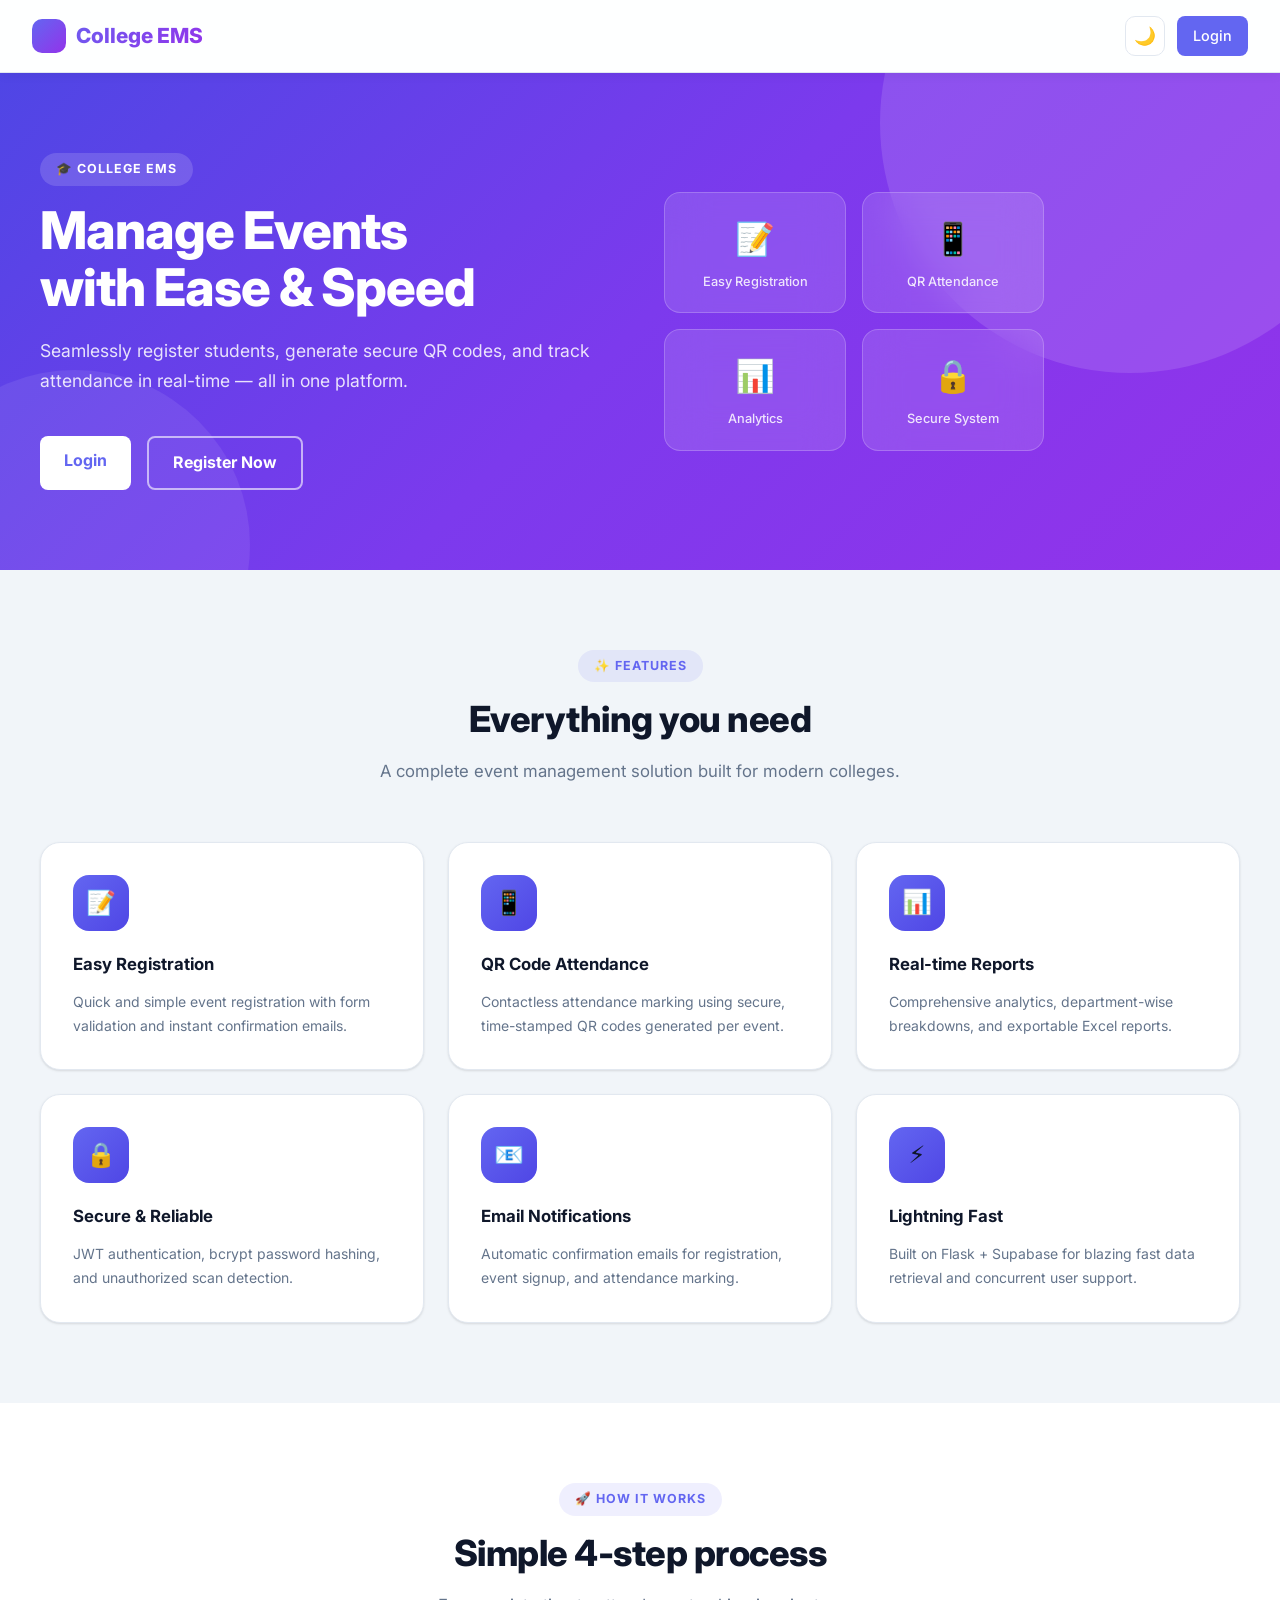
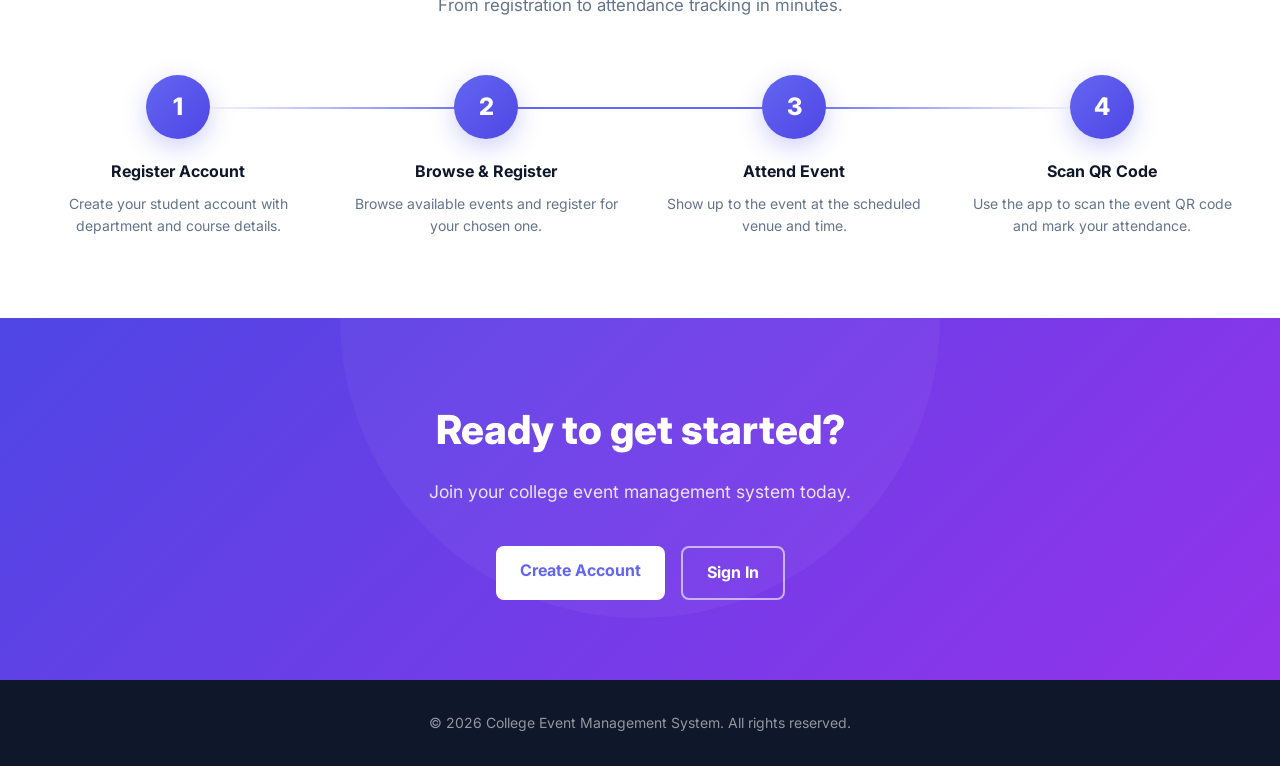
<file: frontend/index.html>
<!DOCTYPE html>
<html lang="en">
<head>
    <meta charset="UTF-8">
    <meta name="viewport" content="width=device-width, initial-scale=1.0">
    <title>College Event Management System</title>
    <link rel="preconnect" href="https://fonts.googleapis.com">
    <link rel="preconnect" href="https://fonts.gstatic.com" crossorigin>
    <link href="https://fonts.googleapis.com/css2?family=Inter:wght@300;400;500;600;700;800&display=swap" rel="stylesheet">
    <link rel="stylesheet" href="https://unpkg.com/aos@2.3.4/dist/aos.css">
    <link rel="stylesheet" href="css/style.css">
</head>
<body>
    <!-- Sticky Navbar -->
    <nav class="navbar-modern">
        <div class="navbar-logo">
            <div class="navbar-logo-icon">🎓</div>
            College EMS
        </div>
        <div style="display:flex;align-items:center;gap:0.75rem;">
            <button class="theme-toggle" id="themeToggle" title="Toggle dark mode" aria-label="Toggle dark mode">🌙</button>
            <a href="pages/login.html" class="btn btn-primary btn-sm">Login</a>
        </div>
    </nav>

    <!-- Hero -->
    <section class="hero-gradient">
        <div class="hero-inner">
            <div data-aos="fade-right">
                <div class="section-tag" style="background:rgba(255,255,255,0.15);color:white;">🎓 College EMS</div>
                <h1 class="hero-headline">Manage Events<br>with Ease &amp; Speed</h1>
                <p class="hero-sub">Seamlessly register students, generate secure QR codes, and track attendance in real-time — all in one platform.</p>
                <div class="hero-cta-group">
                    <a href="pages/login.html" class="btn btn-white">Login</a>
                    <a href="pages/register.html" class="btn btn-outline-white">Register Now</a>
                </div>
            </div>
            <div class="hero-visual" data-aos="fade-left" data-aos-delay="200">
                <div class="hero-card-stack">
                    <div class="hero-mini-card"><div class="hero-mini-card-icon">📝</div><div class="hero-mini-card-label">Easy Registration</div></div>
                    <div class="hero-mini-card"><div class="hero-mini-card-icon">📱</div><div class="hero-mini-card-label">QR Attendance</div></div>
                    <div class="hero-mini-card"><div class="hero-mini-card-icon">📊</div><div class="hero-mini-card-label">Analytics</div></div>
                    <div class="hero-mini-card"><div class="hero-mini-card-icon">🔒</div><div class="hero-mini-card-label">Secure System</div></div>
                </div>
            </div>
        </div>
    </section>

    <!-- Features -->
    <section class="features-section">
        <div class="section-header" data-aos="fade-up">
            <div class="section-tag">✨ Features</div>
            <h2 class="section-title">Everything you need</h2>
            <p class="section-subtitle">A complete event management solution built for modern colleges.</p>
        </div>
        <div class="features-grid-modern">
            <div class="feature-card-modern" data-aos="fade-up" data-aos-delay="0">
                <div class="feature-icon-modern">📝</div>
                <h3>Easy Registration</h3>
                <p>Quick and simple event registration with form validation and instant confirmation emails.</p>
            </div>
            <div class="feature-card-modern" data-aos="fade-up" data-aos-delay="100">
                <div class="feature-icon-modern">📱</div>
                <h3>QR Code Attendance</h3>
                <p>Contactless attendance marking using secure, time-stamped QR codes generated per event.</p>
            </div>
            <div class="feature-card-modern" data-aos="fade-up" data-aos-delay="200">
                <div class="feature-icon-modern">📊</div>
                <h3>Real-time Reports</h3>
                <p>Comprehensive analytics, department-wise breakdowns, and exportable Excel reports.</p>
            </div>
            <div class="feature-card-modern" data-aos="fade-up" data-aos-delay="300">
                <div class="feature-icon-modern">🔒</div>
                <h3>Secure &amp; Reliable</h3>
                <p>JWT authentication, bcrypt password hashing, and unauthorized scan detection.</p>
            </div>
            <div class="feature-card-modern" data-aos="fade-up" data-aos-delay="400">
                <div class="feature-icon-modern">📧</div>
                <h3>Email Notifications</h3>
                <p>Automatic confirmation emails for registration, event signup, and attendance marking.</p>
            </div>
            <div class="feature-card-modern" data-aos="fade-up" data-aos-delay="500">
                <div class="feature-icon-modern">⚡</div>
                <h3>Lightning Fast</h3>
                <p>Built on Flask + Supabase for blazing fast data retrieval and concurrent user support.</p>
            </div>
        </div>
    </section>

    <!-- How it works -->
    <section class="how-section">
        <div class="section-header" data-aos="fade-up">
            <div class="section-tag">🚀 How it works</div>
            <h2 class="section-title">Simple 4-step process</h2>
            <p class="section-subtitle">From registration to attendance tracking in minutes.</p>
        </div>
        <div class="steps-grid">
            <div class="step-card" data-aos="zoom-in" data-aos-delay="0">
                <div class="step-number">1</div>
                <h4>Register Account</h4>
                <p>Create your student account with department and course details.</p>
            </div>
            <div class="step-card" data-aos="zoom-in" data-aos-delay="100">
                <div class="step-number">2</div>
                <h4>Browse &amp; Register</h4>
                <p>Browse available events and register for your chosen one.</p>
            </div>
            <div class="step-card" data-aos="zoom-in" data-aos-delay="200">
                <div class="step-number">3</div>
                <h4>Attend Event</h4>
                <p>Show up to the event at the scheduled venue and time.</p>
            </div>
            <div class="step-card" data-aos="zoom-in" data-aos-delay="300">
                <div class="step-number">4</div>
                <h4>Scan QR Code</h4>
                <p>Use the app to scan the event QR code and mark your attendance.</p>
            </div>
        </div>
    </section>

    <!-- CTA -->
    <section class="cta-section" data-aos="fade-up">
        <h2 class="cta-title">Ready to get started?</h2>
        <p class="cta-sub">Join your college event management system today.</p>
        <div class="cta-buttons">
            <a href="pages/register.html" class="btn btn-white">Create Account</a>
            <a href="pages/login.html" class="btn btn-outline-white">Sign In</a>
        </div>
    </section>

    <!-- Footer -->
    <footer class="footer-modern">
        <p>&copy; 2026 College Event Management System. All rights reserved.</p>
    </footer>

    <div class="toast-container" id="toastContainer"></div>

    <script src="https://unpkg.com/aos@2.3.4/dist/aos.js"></script>
    <script src="js/config.js"></script>
    <script src="js/utils.js"></script>
    <script>
        AOS.init({ duration: 700, once: true, offset: 60 });
    </script>
</body>
</html>
</file>
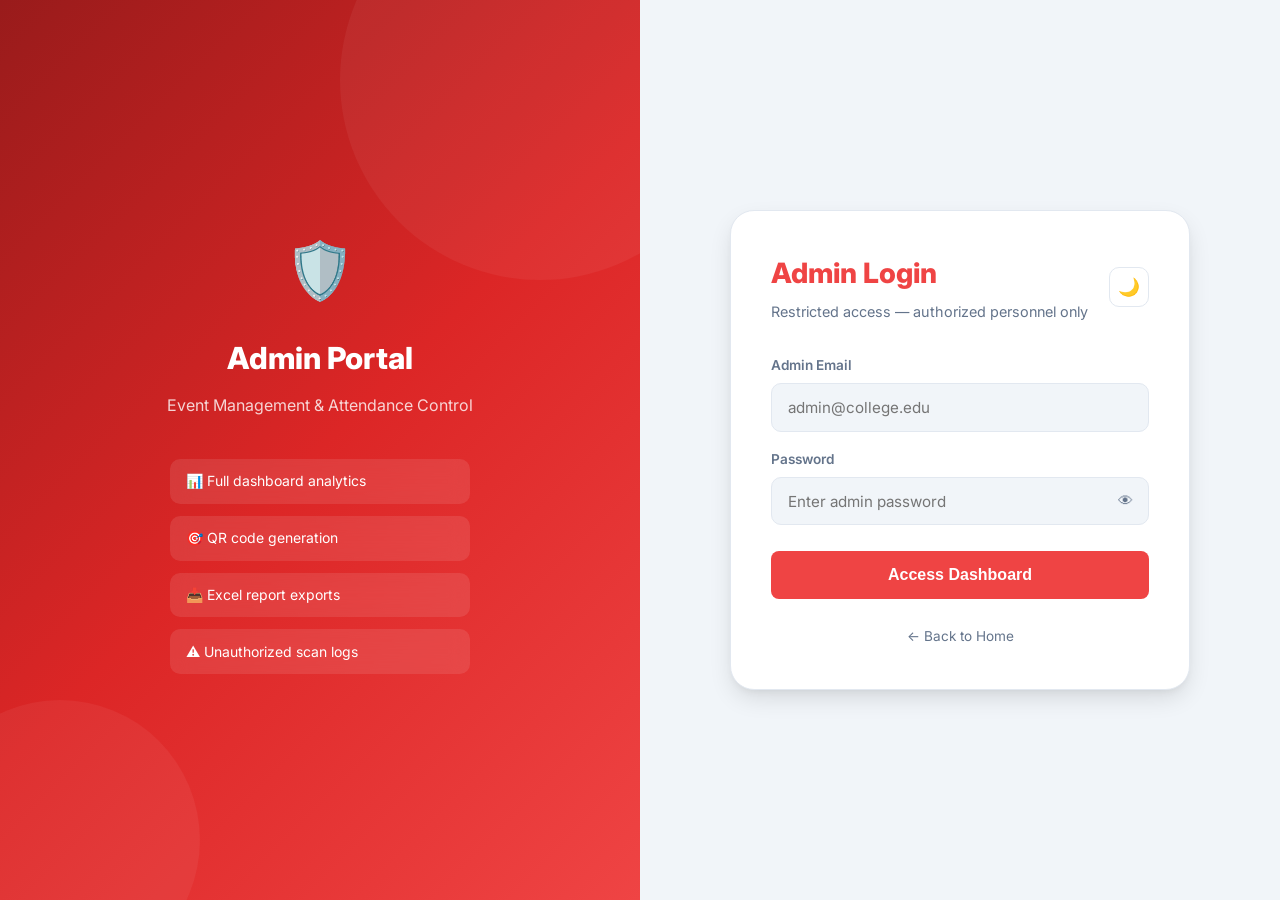
<file: frontend/pages/admin_login.html>
<!DOCTYPE html>
<html lang="en">
<head>
    <meta charset="UTF-8">
    <meta name="viewport" content="width=device-width, initial-scale=1.0">
    <title>Admin Login - College EMS</title>
    <link rel="preconnect" href="https://fonts.googleapis.com">
    <link href="https://fonts.googleapis.com/css2?family=Inter:wght@400;500;600;700;800&display=swap" rel="stylesheet">
    <link rel="stylesheet" href="../css/style.css">
</head>
<body>
    <div class="auth-split">
        <!-- Admin Brand Panel -->
        <div class="auth-brand-panel" style="background:var(--admin-gradient);">
            <div class="auth-brand-logo">🛡️</div>
            <h1 class="auth-brand-title">Admin Portal</h1>
            <p class="auth-brand-subtitle">Event Management &amp; Attendance Control</p>
            <div class="auth-brand-features">
                <div class="auth-brand-feature">📊 Full dashboard analytics</div>
                <div class="auth-brand-feature">🎯 QR code generation</div>
                <div class="auth-brand-feature">📥 Excel report exports</div>
                <div class="auth-brand-feature">⚠️ Unauthorized scan logs</div>
            </div>
        </div>
        <!-- Form panel -->
        <div class="auth-form-panel">
            <div class="auth-form-card">
                <div style="display:flex;justify-content:space-between;align-items:center;margin-bottom:2rem;">
                    <div>
                        <h2 style="font-size:1.75rem;font-weight:800;color:var(--admin-color);margin-bottom:0.25rem;">Admin Login</h2>
                        <p style="color:var(--text-secondary);font-size:0.9rem;">Restricted access — authorized personnel only</p>
                    </div>
                    <button class="theme-toggle" id="themeToggle" title="Toggle theme" aria-label="Toggle theme">🌙</button>
                </div>
                <form id="adminLoginForm">
                    <div class="form-label-float">
                        <label for="email">Admin Email</label>
                        <input type="email" id="email" name="email" required placeholder="admin@college.edu" autocomplete="email">
                    </div>
                    <div class="form-label-float">
                        <label for="password">Password</label>
                        <div class="input-with-icon">
                            <input type="password" id="password" name="password" required placeholder="Enter admin password" autocomplete="current-password">
                            <span class="input-icon" id="togglePwd" role="button" aria-label="Toggle password visibility">👁</span>
                        </div>
                    </div>
                    <div id="errorMessage" class="error-message" style="display:none;"></div>
                    <div id="successMessage" class="success-message" style="display:none;"></div>
                    <button type="submit" class="btn btn-admin btn-full" style="margin-top:0.5rem;min-height:48px;font-weight:600;font-size:1rem;">Access Dashboard</button>
                </form>
                <div style="text-align:center;margin-top:1.5rem;">
                    <a href="../index.html" style="color:var(--text-secondary);text-decoration:none;font-size:0.85rem;">← Back to Home</a>
                </div>
            </div>
        </div>
    </div>
    <div class="toast-container" id="toastContainer"></div>
    <script src="../js/config.js"></script>
    <script src="../js/utils.js"></script>
    <script src="../js/login.js"></script>
    <script>
        document.getElementById('togglePwd')?.addEventListener('click', function() {
            const pwd = document.getElementById('password');
            if (pwd.type === 'password') { pwd.type = 'text'; this.textContent = '🙈'; }
            else { pwd.type = 'password'; this.textContent = '👁'; }
        });
    </script>
</body>
</html>
</file>
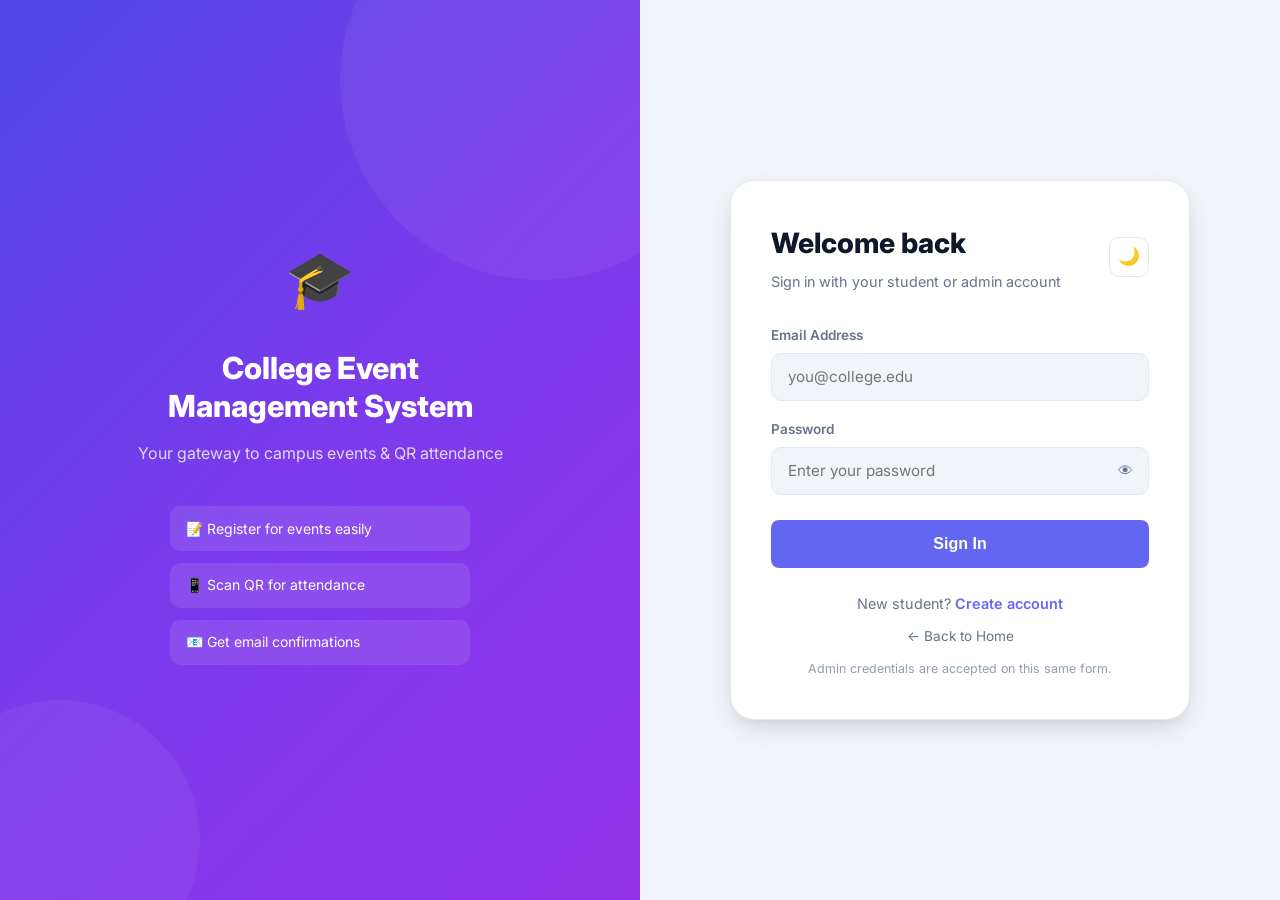
<file: frontend/pages/login.html>
<!DOCTYPE html>
<html lang="en">
<head>
    <meta charset="UTF-8">
    <meta name="viewport" content="width=device-width, initial-scale=1.0">
    <title>Student Login - College EMS</title>
    <link rel="preconnect" href="https://fonts.googleapis.com">
    <link href="https://fonts.googleapis.com/css2?family=Inter:wght@400;500;600;700;800&display=swap" rel="stylesheet">
    <link rel="stylesheet" href="../css/style.css">
</head>
<body>
    <div class="auth-split">
        <!-- Brand panel -->
        <div class="auth-brand-panel">
            <div class="auth-brand-logo">🎓</div>
            <h1 class="auth-brand-title">College Event<br>Management System</h1>
            <p class="auth-brand-subtitle">Your gateway to campus events &amp; QR attendance</p>
            <div class="auth-brand-features">
                <div class="auth-brand-feature">📝 Register for events easily</div>
                <div class="auth-brand-feature">📱 Scan QR for attendance</div>
                <div class="auth-brand-feature">📧 Get email confirmations</div>
            </div>
        </div>
        <!-- Form panel -->
        <div class="auth-form-panel">
            <div class="auth-form-card">
                <div style="display:flex;justify-content:space-between;align-items:center;margin-bottom:2rem;">
                    <div>
                        <h2 style="font-size:1.75rem;font-weight:800;color:var(--text-primary);margin-bottom:0.25rem;">Welcome back</h2>
                        <p style="color:var(--text-secondary);font-size:0.9rem;">Sign in with your student or admin account</p>
                    </div>
                    <button class="theme-toggle" id="themeToggle" title="Toggle theme" aria-label="Toggle theme">🌙</button>
                </div>
                <form id="loginForm">
                    <div class="form-label-float">
                        <label for="email">Email Address</label>
                        <input type="email" id="email" name="email" required placeholder="you@college.edu" autocomplete="email">
                    </div>
                    <div class="form-label-float">
                        <label for="password">Password</label>
                        <div class="input-with-icon">
                            <input type="password" id="password" name="password" required placeholder="Enter your password" autocomplete="current-password">
                            <span class="input-icon" id="togglePwd" role="button" aria-label="Toggle password visibility">👁</span>
                        </div>
                    </div>
                    <div id="errorMessage" class="error-message" style="display:none;"></div>
                    <div id="successMessage" class="success-message" style="display:none;"></div>
                    <button type="submit" class="btn btn-primary btn-full" style="margin-top:0.5rem;min-height:48px;font-weight:600;font-size:1rem;">Sign In</button>
                </form>
                <div style="text-align:center;margin-top:1.5rem;color:var(--text-secondary);font-size:0.9rem;">
                    <p>New student? <a href="register.html" style="color:var(--primary);font-weight:600;text-decoration:none;">Create account</a></p>
                    <p style="margin-top:0.5rem;"><a href="../index.html" style="color:var(--text-secondary);text-decoration:none;font-size:0.85rem;">← Back to Home</a></p>
                    <p style="margin-top:0.75rem;font-size:0.78rem;color:var(--text-secondary);opacity:0.7;">Admin credentials are accepted on this same form.</p>
                </div>
            </div>
        </div>
    </div>
    <div class="toast-container" id="toastContainer"></div>
    <script src="../js/config.js"></script>
    <script src="../js/utils.js"></script>
    <script src="../js/login.js"></script>
    <script>
        document.getElementById('togglePwd')?.addEventListener('click', function() {
            const pwd = document.getElementById('password');
            if (pwd.type === 'password') { pwd.type = 'text'; this.textContent = '🙈'; }
            else { pwd.type = 'password'; this.textContent = '👁'; }
        });
    </script>
</body>
</html>
</file>
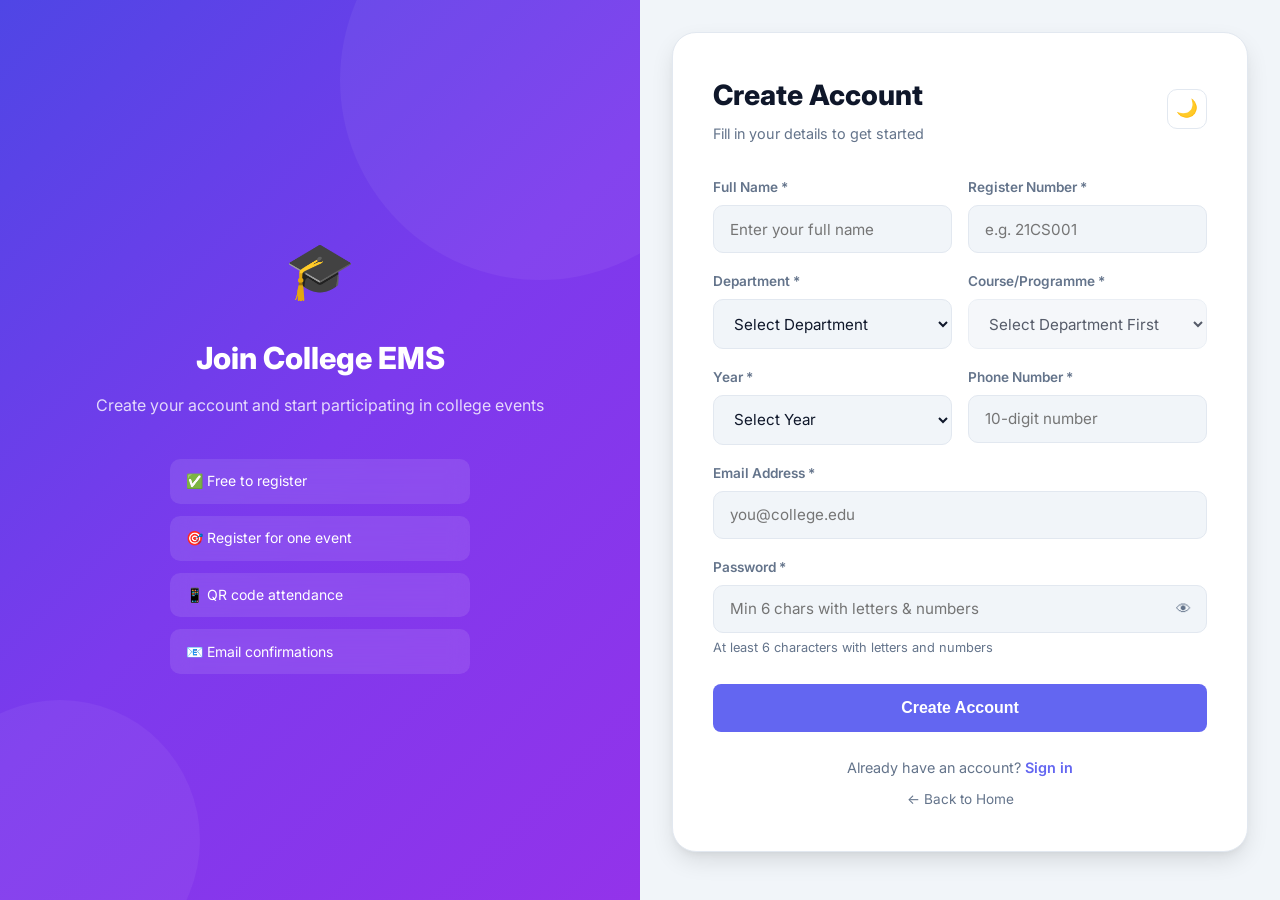
<file: frontend/pages/register.html>
<!DOCTYPE html>
<html lang="en">
<head>
    <meta charset="UTF-8">
    <meta name="viewport" content="width=device-width, initial-scale=1.0">
    <title>Student Registration - College EMS</title>
    <link rel="preconnect" href="https://fonts.googleapis.com">
    <link href="https://fonts.googleapis.com/css2?family=Inter:wght@400;500;600;700;800&display=swap" rel="stylesheet">
    <link rel="stylesheet" href="../css/style.css">
</head>
<body>
    <div class="auth-split">
        <!-- Brand Panel -->
        <div class="auth-brand-panel">
            <div class="auth-brand-logo">🎓</div>
            <h1 class="auth-brand-title">Join College EMS</h1>
            <p class="auth-brand-subtitle">Create your account and start participating in college events</p>
            <div class="auth-brand-features">
                <div class="auth-brand-feature">✅ Free to register</div>
                <div class="auth-brand-feature">🎯 Register for one event</div>
                <div class="auth-brand-feature">📱 QR code attendance</div>
                <div class="auth-brand-feature">📧 Email confirmations</div>
            </div>
        </div>
        <!-- Form Panel -->
        <div class="auth-form-panel" style="align-items:flex-start;padding-top:2rem;padding-bottom:2rem;">
            <div class="auth-form-card" style="max-width:600px;">
                <div style="display:flex;justify-content:space-between;align-items:center;margin-bottom:2rem;">
                    <div>
                        <h2 style="font-size:1.75rem;font-weight:800;color:var(--text-primary);margin-bottom:0.25rem;">Create Account</h2>
                        <p style="color:var(--text-secondary);font-size:0.9rem;">Fill in your details to get started</p>
                    </div>
                    <button class="theme-toggle" id="themeToggle" title="Toggle theme" aria-label="Toggle theme">🌙</button>
                </div>
                <form id="registerForm">
                    <div class="form-row">
                        <div class="form-label-float">
                            <label for="name">Full Name *</label>
                            <input type="text" id="name" name="name" required placeholder="Enter your full name" autocomplete="name">
                        </div>
                        <div class="form-label-float">
                            <label for="register_number">Register Number *</label>
                            <input type="text" id="register_number" name="register_number" required placeholder="e.g. 21CS001">
                        </div>
                    </div>
                    <div class="form-row">
                        <div class="form-label-float">
                            <label for="department">Department *</label>
                            <select id="department" name="department" required>
                                <option value="">Select Department</option>
                                <option value="Management">Management</option>
                                <option value="Science">Science</option>
                                <option value="Arts">Arts</option>
                            </select>
                        </div>
                        <div class="form-label-float">
                            <label for="course">Course/Programme *</label>
                            <select id="course" name="course" required disabled>
                                <option value="">Select Department First</option>
                            </select>
                        </div>
                    </div>
                    <div class="form-row">
                        <div class="form-label-float">
                            <label for="year">Year *</label>
                            <select id="year" name="year" required>
                                <option value="">Select Year</option>
                                <option value="1st Year">1st Year</option>
                                <option value="2nd Year">2nd Year</option>
                                <option value="3rd Year">3rd Year</option>
                            </select>
                        </div>
                        <div class="form-label-float">
                            <label for="phone_number">Phone Number *</label>
                            <input type="tel" id="phone_number" name="phone_number" required placeholder="10-digit number" maxlength="10" autocomplete="tel">
                        </div>
                    </div>
                    <div class="form-label-float">
                        <label for="email">Email Address *</label>
                        <input type="email" id="email" name="email" required placeholder="you@college.edu" autocomplete="email">
                    </div>
                    <div class="form-label-float">
                        <label for="password">Password *</label>
                        <div class="input-with-icon">
                            <input type="password" id="password" name="password" required placeholder="Min 6 chars with letters &amp; numbers" autocomplete="new-password">
                            <span class="input-icon" id="togglePwd" role="button" aria-label="Toggle password visibility">👁</span>
                        </div>
                        <small style="color:var(--text-secondary);font-size:0.8rem;margin-top:0.3rem;display:block;">At least 6 characters with letters and numbers</small>
                    </div>
                    <div id="errorMessage" class="error-message" style="display:none;"></div>
                    <div id="successMessage" class="success-message" style="display:none;"></div>
                    <button type="submit" class="btn btn-primary btn-full" style="margin-top:0.5rem;min-height:48px;font-weight:600;font-size:1rem;">Create Account</button>
                </form>
                <div style="text-align:center;margin-top:1.5rem;color:var(--text-secondary);font-size:0.9rem;">
                    <p>Already have an account? <a href="login.html" style="color:var(--primary);font-weight:600;text-decoration:none;">Sign in</a></p>
                    <p style="margin-top:0.5rem;"><a href="../index.html" style="color:var(--text-secondary);text-decoration:none;font-size:0.85rem;">← Back to Home</a></p>
                </div>
            </div>
        </div>
    </div>
    <div class="toast-container" id="toastContainer"></div>
    <script src="../js/config.js"></script>
    <script src="../js/utils.js"></script>
    <script src="../js/register.js"></script>
    <script>
        document.getElementById('togglePwd')?.addEventListener('click', function() {
            const pwd = document.getElementById('password');
            if (pwd.type === 'password') { pwd.type = 'text'; this.textContent = '🙈'; }
            else { pwd.type = 'password'; this.textContent = '👁'; }
        });
    </script>
</body>
</html>
</file>
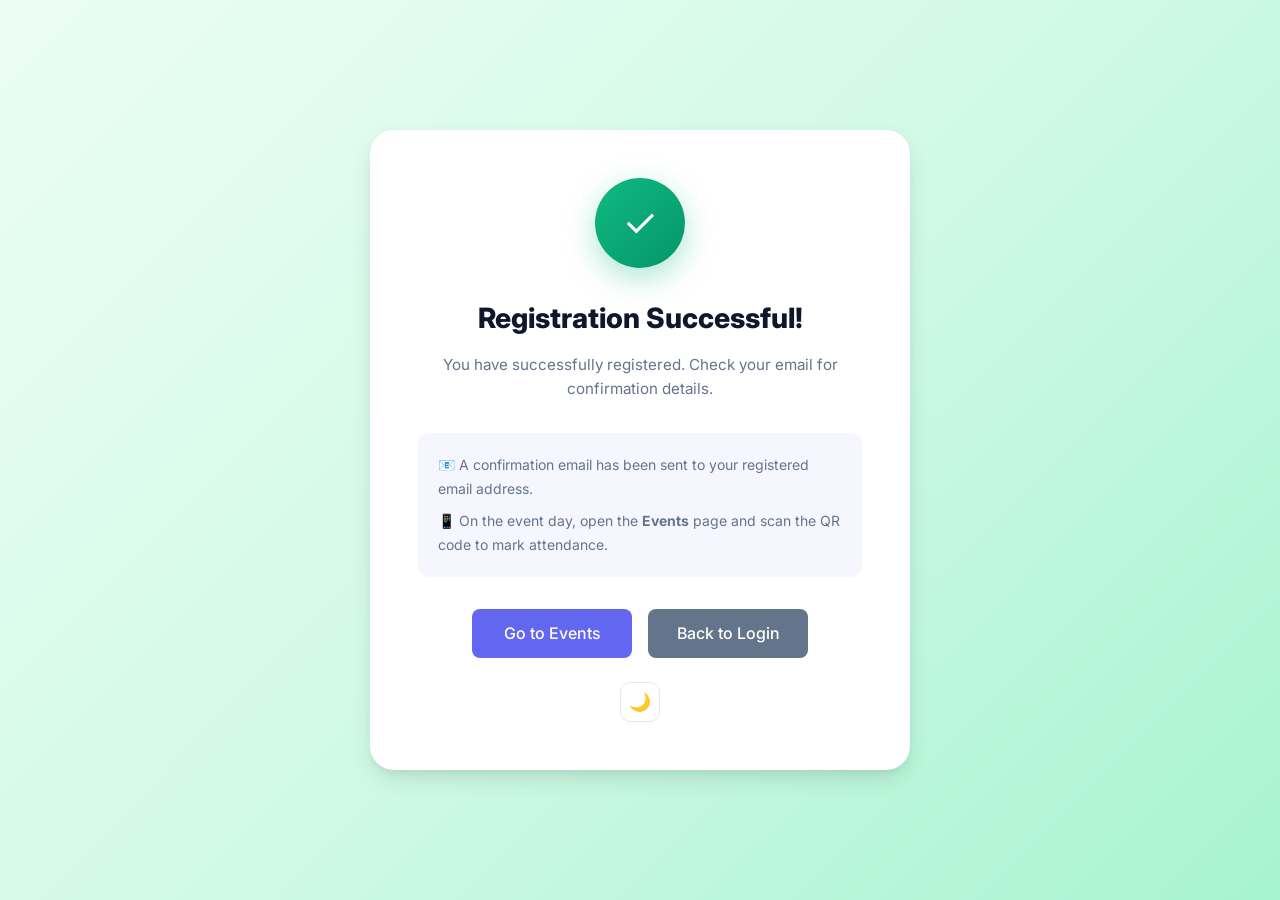
<file: frontend/pages/success.html>
<!DOCTYPE html>
<html lang="en">
<head>
    <meta charset="UTF-8">
    <meta name="viewport" content="width=device-width, initial-scale=1.0">
    <title>Registration Success - College EMS</title>
    <link rel="preconnect" href="https://fonts.googleapis.com">
    <link href="https://fonts.googleapis.com/css2?family=Inter:wght@400;500;600;700;800&display=swap" rel="stylesheet">
    <link rel="stylesheet" href="../css/style.css">
</head>
<body>
    <div class="success-modern">
        <div class="success-card">
            <div class="success-check">✓</div>
            <h1 style="font-size:1.75rem;font-weight:800;color:var(--text-primary);margin-bottom:0.75rem;">Registration Successful!</h1>
            <p style="color:var(--text-secondary);margin-bottom:2rem;font-size:0.95rem;line-height:1.6;">
                You have successfully registered. Check your email for confirmation details.
            </p>

            <div id="registeredEventsSection" style="display:none;margin-bottom:2rem;">
                <div style="background:rgba(16,185,129,0.08);border:1px solid rgba(16,185,129,0.2);border-radius:12px;padding:1.25rem;text-align:left;">
                    <h3 style="font-size:0.875rem;font-weight:700;color:var(--success-color);text-transform:uppercase;letter-spacing:0.5px;margin-bottom:0.75rem;">📅 Your Registered Event</h3>
                    <ul id="eventsList" style="list-style:none;display:flex;flex-direction:column;gap:0.5rem;"></ul>
                </div>
            </div>

            <div style="background:rgba(99,102,241,0.06);border-radius:12px;padding:1.25rem;margin-bottom:2rem;text-align:left;font-size:0.875rem;color:var(--text-secondary);line-height:1.7;">
                <p>📧 A confirmation email has been sent to your registered email address.</p>
                <p style="margin-top:0.5rem;">📱 On the event day, open the <strong>Events</strong> page and scan the QR code to mark attendance.</p>
            </div>

            <div style="display:flex;gap:1rem;justify-content:center;flex-wrap:wrap;">
                <a href="events.html" class="btn btn-primary" style="min-width:160px;">Go to Events</a>
                <a href="login.html" class="btn btn-secondary" style="min-width:160px;">Back to Login</a>
            </div>

            <div style="margin-top:1.5rem;display:flex;justify-content:center;">
                <button class="theme-toggle" id="themeToggle" title="Toggle theme" aria-label="Toggle theme">🌙</button>
            </div>
        </div>
    </div>
    <div class="toast-container" id="toastContainer"></div>
    <script src="../js/config.js"></script>
    <script src="../js/utils.js"></script>
    <script>
        const registeredEvents = JSON.parse(localStorage.getItem('registeredEvents') || '[]');
        if (registeredEvents.length > 0) {
            document.getElementById('registeredEventsSection').style.display = 'block';
            const evList = document.getElementById('eventsList');
            registeredEvents.forEach(ev => {
                const li = document.createElement('li');
                li.style.cssText = 'display:flex;align-items:center;gap:0.5rem;color:var(--text-primary);font-weight:500;';
                li.innerHTML = '<span style="color:var(--success-color);">✓</span> ' + (typeof ev === 'string' ? ev : ev.name || JSON.stringify(ev));
                evList.appendChild(li);
            });
        }
    </script>
</body>
</html>
</file>
<file: frontend/css/style.css>
/* ========================================
   Global Styles
   ======================================== */

* {
    margin: 0;
    padding: 0;
    box-sizing: border-box;
}

:root {
    /* Primary palette */
    --primary-color: #6366f1;
    --primary:       #6366f1;
    --primary-dark:  #4f46e5;
    --primary-light: #818cf8;

    /* Semantic */
    --secondary-color: #64748b;
    --admin-color:     #ef4444;
    --admin-dark:      #dc2626;
    --admin-gradient:  linear-gradient(135deg,#991b1b 0%,#dc2626 50%,#ef4444 100%);
    --success-color:   #10b981;
    --error-color:     #ef4444;
    --warning-color:   #f59e0b;
    --info-color:      #06b6d4;

    /* Surfaces */
    --background:      #f1f5f9;
    --card-background: #ffffff;
    --surface-glass:   rgba(255,255,255,0.82);
    --surface-alt:     #f3f4f6;
    --info-bg:         #eff6ff;
    --error-bg:        #fee2e2;
    --success-bg:      #dcfce7;
    --hover-row-bg:    #f8fafc;
    --status-present-bg: #f0fdf4;
    --status-absent-bg:  #fef2f2;
    --report-gradient: linear-gradient(135deg, rgba(102,126,234,0.08) 0%, rgba(118,75,162,0.08) 100%);

    /* Text */
    --text-primary:   #0f172a;
    --text-secondary: #64748b;

    /* Borders & shadows */
    --border-color:  #e2e8f0;
    --border-glass:  rgba(255,255,255,0.3);
    --shadow:    0 1px 3px rgba(0,0,0,0.08),  0 1px 2px rgba(0,0,0,0.05);
    --shadow-md: 0 4px 6px -1px rgba(0,0,0,0.1), 0 2px 4px -2px rgba(0,0,0,0.08);
    --shadow-lg: 0 10px 25px -3px rgba(0,0,0,0.12), 0 4px 8px -4px rgba(0,0,0,0.08);
    --shadow-glow: 0 0 30px rgba(99,102,241,0.18);

    /* Layout */
    --sidebar-bg:     #1e1b4b;
    --sidebar-active: #4f46e5;
    --sidebar-text:   rgba(255,255,255,0.8);
    --sidebar-width:  260px;

    /* Misc */
    --transition: all 0.3s cubic-bezier(0.4,0,0.2,1);
    --radius:    12px;
    --radius-lg: 20px;
    --radius-xl: 24px;
}

[data-theme="dark"] {
    --primary-color: #818cf8;
    --primary:       #818cf8;
    --primary-dark:  #6366f1;
    --primary-light: #a5b4fc;
    --admin-gradient: linear-gradient(135deg,#7f1d1d 0%,#991b1b 50%,#b91c1c 100%);
    --background:      #0f172a;
    --card-background: #1e293b;
    --surface-glass:   rgba(30,41,59,0.85);
    --surface-alt:     #1f2937;
    --info-bg:         #1e3a8a;
    --error-bg:        #7f1d1d;
    --success-bg:      #143a1d;
    --hover-row-bg:    #1e293b;
    --status-present-bg: #064e3b;
    --status-absent-bg:  #7f1d1d;
    --report-gradient: linear-gradient(135deg, rgba(129,124,248,0.12) 0%, rgba(168,85,247,0.12) 100%);
    --text-primary:   #f1f5f9;
    --text-secondary: #94a3b8;
    --border-color:  #334155;
    --border-glass:  rgba(148,163,184,0.12);
    --shadow:    0 1px 3px rgba(0,0,0,0.4);
    --shadow-md: 0 4px 6px -1px rgba(0,0,0,0.5);
    --shadow-lg: 0 10px 25px -3px rgba(0,0,0,0.5);
    --sidebar-bg: #020617;
}

body {
    font-family: 'Inter', 'Segoe UI', system-ui, -apple-system, sans-serif;
    background: var(--background);
    color: var(--text-primary);
    line-height: 1.6;
    animation: fadeIn 0.5s ease-in;
    transition: background 0.3s ease, color 0.3s ease;
}

/* ========================================
   Navbar
   ======================================== */

.navbar {
    background: var(--card-background);
    padding: 1rem 2rem;
    box-shadow: var(--shadow-md);
    display: flex;
    justify-content: space-between;
    align-items: center;
    position: sticky;
    top: 0;
    z-index: 1000;
    animation: slideInDown 0.4s ease-out;
}

@keyframes slideInDown {
    from {
        opacity: 0;
        transform: translateY(-30px);
    }
    to {
        opacity: 1;
        transform: translateY(0);
    }
}

.logo {
    font-size: 1.5rem;
    font-weight: bold;
    color: var(--primary-color);
}

.nav-right {
    display: flex;
    align-items: center;
    gap: 1rem;
}

.nav-username {
    font-weight: 500;
    color: var(--text-secondary);
}

/* ========================================
   Landing Page
   ======================================== */

.landing-container {
    min-height: 100vh;
    display: flex;
    flex-direction: column;
}

.hero-section {
    flex: 1;
    padding: 4rem 2rem;
    max-width: 1200px;
    margin: 0 auto;
    width: 100%;
}

.hero-content {
    text-align: center;
    margin-bottom: 4rem;
}

.hero-title {
    font-size: 3rem;
    font-weight: bold;
    margin-bottom: 0.5rem;
    color: var(--primary-color);
    animation: fadeInUp 0.6s ease;
}

.hero-subtitle {
    font-size: 1.5rem;
    color: var(--text-secondary);
    margin-bottom: 1rem;
    animation: fadeInUp 0.8s ease;
}

.hero-description {
    font-size: 1.1rem;
    color: var(--text-secondary);
    max-width: 600px;
    margin: 0 auto 2rem;
    animation: fadeInUp 1s ease;
}

.action-buttons {
    display: flex;
    gap: 1rem;
    justify-content: center;
    flex-wrap: wrap;
    animation: fadeInUp 1.2s ease;
}

.features-grid {
    display: grid;
    grid-template-columns: repeat(auto-fit, minmax(250px, 1fr));
    gap: 2rem;
    margin-top: 3rem;
}

.feature-card {
    background: var(--card-background);
    padding: 2rem;
    border-radius: 10px;
    text-align: center;
    box-shadow: var(--shadow);
    transition: transform 0.3s ease, box-shadow 0.3s ease;
    animation: fadeInUp 1.4s ease;
}

.feature-card:hover {
    transform: translateY(-5px);
    box-shadow: var(--shadow-lg);
}

.feature-icon {
    font-size: 3rem;
    margin-bottom: 1rem;
}

.feature-card h3 {
    font-size: 1.2rem;
    margin-bottom: 0.5rem;
    color: var(--text-primary);
}

.feature-card p {
    color: var(--text-secondary);
}

/* ========================================
   Buttons
   ======================================== */

.btn {
    padding: 0.75rem 1.5rem;
    border: none;
    border-radius: 8px;
    font-size: 1rem;
    font-weight: 500;
    cursor: pointer;
    transition: all 0.3s ease;
    text-decoration: none;
    display: inline-block;
    text-align: center;
}

.btn-primary {
    background: var(--primary-color);
    color: white;
}

.btn-primary:hover {
    background: var(--primary-dark);
    transform: translateY(-2px);
    box-shadow: var(--shadow-md);
}

.btn-secondary {
    background: var(--secondary-color);
    color: white;
}

.btn-secondary:hover {
    background: #475569;
    transform: translateY(-2px);
}

.btn-admin {
    background: var(--admin-color);
    color: white;
}

.btn-admin:hover {
    background: var(--admin-dark);
    transform: translateY(-2px);
}

.btn-full {
    width: 100%;
}

.btn-sm {
    padding: 0.5rem 1rem;
    font-size: 0.9rem;
}

/* ========================================
   Auth Container
   ======================================== */

.auth-container {
    min-height: 100vh;
    display: flex;
    justify-content: center;
    align-items: center;
    padding: 2rem;
    background: linear-gradient(135deg, #667eea 0%, #764ba2 100%);
}

.auth-box {
    background: var(--card-background);
    padding: 2.5rem;
    border-radius: 12px;
    box-shadow: var(--shadow-lg);
    max-width: 450px;
    width: 100%;
    animation: fadeInUp 0.5s ease;
}

.auth-box-wide {
    max-width: 700px;
}

.auth-header {
    text-align: center;
    margin-bottom: 2rem;
}

.auth-header h1 {
    font-size: 2rem;
    color: var(--text-primary);
    margin-bottom: 0.5rem;
}

.auth-header p {
    color: var(--text-secondary);
}

.admin-header h1 {
    color: var(--admin-color);
}

.auth-form {
    display: flex;
    flex-direction: column;
    gap: 1.5rem;
}

.form-row {
    display: grid;
    grid-template-columns: 1fr 1fr;
    gap: 1rem;
}

.form-group {
    display: flex;
    flex-direction: column;
    gap: 0.5rem;
}

.form-group label {
    font-weight: 500;
    color: var(--text-primary);
}

.form-group input,
.form-group select,
.form-control {
    padding: 0.75rem;
    border: 1px solid var(--border-color);
    border-radius: 8px;
    font-size: 1rem;
    transition: border-color 0.3s ease;
    background: var(--card-background);
    color: var(--text-primary);
}

.form-group input:focus,
.form-group select:focus,
.form-control:focus {
    outline: none;
    border-color: var(--primary-color);
    transform: scale(1.02);
    box-shadow: 0 0 0 3px rgba(102, 126, 234, 0.1);
}

.form-group small {
    color: var(--text-secondary);
    font-size: 0.85rem;
}

.auth-footer {
    text-align: center;
    margin-top: 1.5rem;
    color: var(--text-secondary);
}

.auth-footer a {
    color: var(--primary-color);
    text-decoration: none;
    font-weight: 500;
}

.auth-footer a:hover {
    text-decoration: underline;
}

/* ========================================
   Dashboard
   ======================================== */

.dashboard-container {
    min-height: 100vh;
    background: var(--background);
}

.main-content {
    max-width: 1200px;
    margin: 0 auto;
    padding: 2rem;
}

.page-header {
    margin-bottom: 2rem;
}

.page-header h1 {
    font-size: 2.5rem;
    color: var(--text-primary);
    margin-bottom: 0.5rem;
}

.page-header p {
    color: var(--text-secondary);
    font-size: 1.1rem;
}

/* ========================================
   Stats Grid
   ======================================== */

.stats-grid {
    display: grid;
    grid-template-columns: repeat(auto-fit, minmax(250px, 1fr));
    gap: 1.5rem;
    margin-bottom: 2rem;
}

.stat-card {
    background: var(--card-background);
    padding: 1.5rem;
    border-radius: 10px;
    box-shadow: var(--shadow);
    display: flex;
    align-items: center;
    gap: 1.5rem;
    transition: transform 0.3s ease;
}

.stat-card:hover {
    transform: translateY(-2px);
    box-shadow: var(--shadow-md);
}

.stat-icon {
    font-size: 3rem;
}

.stat-content h3 {
    font-size: 2rem;
    color: var(--primary-color);
    margin-bottom: 0.25rem;
}

.stat-content p {
    color: var(--text-secondary);
    font-size: 0.95rem;
}

/* ========================================
   Events Grid
   ======================================== */

.events-grid {
    display: grid;
    grid-template-columns: repeat(auto-fit, minmax(300px, 1fr));
    gap: 1.5rem;
    margin-bottom: 2rem;
}

.event-card {
    background: var(--card-background);
    padding: 1.5rem;
    border-radius: 10px;
    box-shadow: var(--shadow);
    transition: all 0.3s ease;
    cursor: pointer;
    border: 2px solid transparent;
    animation: fadeIn 0.4s ease-out;
    animation-fill-mode: both;
}

.event-card:hover {
    box-shadow: var(--shadow-md);
    transform: translateY(-2px);
}

.event-card.selected {
    border-color: var(--primary-color);
    background: var(--info-bg);
}

.event-card input[type="checkbox"] {
    margin-right: 0.5rem;
    transform: scale(1.2);
    cursor: pointer;
}

.event-card label {
    cursor: pointer;
    display: flex;
    align-items: flex-start;
    gap: 0.75rem;
}

.event-details {
    flex: 1;
}

.event-details h3 {
    font-size: 1.2rem;
    color: var(--text-primary);
    margin-bottom: 0.5rem;
}

.event-details p {
    color: var(--text-secondary);
    font-size: 0.9rem;
    margin-bottom: 0.25rem;
}

.event-meta {
    display: flex;
    gap: 1rem;
    margin-top: 0.75rem;
    font-size: 0.85rem;
    color: var(--text-secondary);
}

/* ========================================
   Sections
   ======================================== */

.section {
    background: var(--card-background);
    padding: 2rem;
    border-radius: 10px;
    box-shadow: var(--shadow);
    margin-bottom: 2rem;
}

.section h2 {
    font-size: 1.5rem;
    margin-bottom: 1.5rem;
    color: var(--text-primary);
}

/* ========================================
   Tables
   ======================================== */

.table-container {
    overflow-x: auto;
}

table {
    width: 100%;
    border-collapse: collapse;
}

th, td {
    padding: 1rem;
    text-align: left;
    border-bottom: 1px solid var(--border-color);
}

th {
    background: var(--background);
    font-weight: 600;
    color: var(--text-primary);
}

tr:hover {
    background: var(--background);
}

/* ========================================
   Search
   ======================================== */

.search-section {
    background: var(--card-background);
    padding: 2rem;
    border-radius: 10px;
    box-shadow: var(--shadow);
    margin-bottom: 2rem;
}

.search-box {
    display: flex;
    gap: 1rem;
    margin-top: 1rem;
}

.search-box input {
    flex: 1;
    padding: 0.75rem;
    border: 1px solid var(--border-color);
    border-radius: 8px;
    font-size: 1rem;
}

.search-result {
    margin-top: 1.5rem;
    padding: 1.5rem;
    background: var(--background);
    border-radius: 8px;
    border-left: 4px solid var(--primary-color);
}

/* ========================================
   QR Code
   ======================================== */

.qr-generation {
    display: flex;
    gap: 1rem;
    margin-bottom: 1.5rem;
}

.qr-generation select {
    flex: 1;
}

.qr-display {
    text-align: center;
    padding: 2rem;
    background: var(--background);
    border-radius: 8px;
    margin-top: 1.5rem;
}

.qr-display img {
    max-width: 300px;
    margin: 1rem 0;
    border: 1px solid var(--border-color);
    border-radius: 8px;
    padding: 1rem;
    background: white;
}

/* ========================================
   Scan Page
   ======================================== */

.scan-container {
    max-width: 700px;
    margin: 0 auto;
}

.scan-instructions {
    background: var(--card-background);
    padding: 2rem;
    border-radius: 10px;
    box-shadow: var(--shadow);
    margin-bottom: 2rem;
}

.scan-instructions h3 {
    font-size: 1.3rem;
    margin-bottom: 1rem;
    color: var(--text-primary);
}

.scan-instructions ol {
    padding-left: 1.5rem;
}

.scan-instructions li {
    margin-bottom: 0.5rem;
    color: var(--text-secondary);
}

.scan-form {
    background: var(--card-background);
    padding: 2rem;
    border-radius: 10px;
    box-shadow: var(--shadow);
    margin-bottom: 2rem;
}

.scan-form textarea {
    width: 100%;
    padding: 1rem;
    border: 1px solid var(--border-color);
    border-radius: 8px;
    font-family: monospace;
    font-size: 0.9rem;
    resize: vertical;
    background: var(--card-background);
    color: var(--text-primary);
}

.result-box {
    background: var(--card-background);
    padding: 2rem;
    border-radius: 10px;
    box-shadow: var(--shadow);
    margin-bottom: 2rem;
}

.my-attendance {
    background: var(--card-background);
    padding: 2rem;
    border-radius: 10px;
    box-shadow: var(--shadow);
}

.attendance-list {
    margin-top: 1.5rem;
}

/* ========================================
   Success Page
   ======================================== */

.success-container {
    min-height: 100vh;
    display: flex;
    justify-content: center;
    align-items: center;
    padding: 2rem;
    background: linear-gradient(135deg, #16a34a 0%, #15803d 100%);
}

.success-box {
    background: var(--card-background);
    padding: 3rem;
    border-radius: 12px;
    box-shadow: var(--shadow-lg);
    max-width: 600px;
    width: 100%;
    text-align: center;
    animation: fadeInUp 0.5s ease;
}

.success-icon {
    width: 80px;
    height: 80px;
    background: var(--success-color);
    color: white;
    font-size: 3rem;
    display: flex;
    justify-content: center;
    align-items: center;
    border-radius: 50%;
    margin: 0 auto 1.5rem;
    animation: scaleIn 0.5s ease;
}

.success-box h1 {
    font-size: 2rem;
    color: var(--text-primary);
    margin-bottom: 1rem;
}

.success-message {
    color: var(--text-secondary);
    font-size: 1.1rem;
    margin-bottom: 2rem;
}

.registered-events {
    background: var(--background);
    padding: 1.5rem;
    border-radius: 8px;
    margin-bottom: 2rem;
    text-align: left;
}

.registered-events h3 {
    margin-bottom: 1rem;
}

.registered-events ul {
    list-style: none;
}

.registered-events li {
    padding: 0.5rem 0;
    border-bottom: 1px solid var(--border-color);
}

.registered-events li:last-child {
    border-bottom: none;
}

.info-box {
    background: var(--info-bg);
    padding: 1.5rem;
    border-radius: 8px;
    border-left: 4px solid var(--primary-color);
    margin-bottom: 2rem;
    text-align: left;
}

.info-box p {
    margin-bottom: 0.5rem;
}

/* ========================================
   Messages
   ======================================== */

.error-message,
.success-message {
    padding: 1rem;
    border-radius: 8px;
    margin-bottom: 1rem;
    font-weight: 500;
}

.error-message {
    background: var(--error-bg);
    color: var(--error-color);
    border-left: 4px solid var(--error-color);
}

.success-message {
    background: var(--success-bg);
    color: var(--success-color);
    border-left: 4px solid var(--success-color);
}

/* ========================================
   Footer
   ======================================== */

.footer {
    background: var(--card-background);
    padding: 2rem;
    text-align: center;
    color: var(--text-secondary);
    border-top: 1px solid var(--border-color);
}

/* ========================================
   Animations
   ======================================== */

@keyframes fadeInUp {
    from {
        opacity: 0;
        transform: translateY(30px);
    }
    to {
        opacity: 1;
        transform: translateY(0);
    }
}

@keyframes scaleIn {
    from {
        opacity: 0;
        transform: scale(0);
    }
    to {
        opacity: 1;
        transform: scale(1);
    }
}

/* ========================================
   Form Actions
   ======================================== */

.form-actions {
    margin-top: 2rem;
    display: flex;
    gap: 1rem;
    justify-content: center;
}

.report-actions {
    display: flex;
    gap: 1rem;
    margin-bottom: 1.5rem;
}

.report-actions select {
    flex: 1;
}

/* ========================================
   Stats List
   ======================================== */

.stats-list {
    display: grid;
    grid-template-columns: repeat(auto-fill, minmax(200px, 1fr));
    gap: 1rem;
}

.stat-item {
    background: var(--background);
    padding: 1rem;
    border-radius: 8px;
    display: flex;
    justify-content: space-between;
    align-items: center;
}

.stat-item strong {
    color: var(--primary-color);
    font-size: 1.5rem;
}

/* ========================================
   Logs Container
   ======================================== */

.logs-container {
    margin-top: 1.5rem;
    max-height: 500px;
    overflow-y: auto;
}

.log-item {
    background: var(--background);
    padding: 1rem;
    border-radius: 8px;
    margin-bottom: 0.75rem;
    border-left: 3px solid var(--warning-color);
}

.log-item p {
    margin-bottom: 0.25rem;
    font-size: 0.9rem;
}

/* ========================================
   Report Container
   ======================================== */

.report-container {
    margin-top: 1.5rem;
}

.report-summary {
    display: grid;
    grid-template-columns: repeat(auto-fit, minmax(150px, 1fr));
    gap: 1rem;
    margin-bottom: 1.5rem;
}

.report-stat {
    background: var(--background);
    padding: 1rem;
    border-radius: 8px;
    text-align: center;
}

.report-stat h4 {
    font-size: 2rem;
    color: var(--primary-color);
    margin-bottom: 0.25rem;
}

.report-stat p {
    color: var(--text-secondary);
    font-size: 0.9rem;
}

/* ========================================
   Responsive Design
   ======================================== */

@media (max-width: 768px) {
    .hero-title {
        font-size: 2rem;
    }
    
    .hero-subtitle {
        font-size: 1.2rem;
    }
    
    .action-buttons {
        flex-direction: column;
    }
    
    .form-row {
        grid-template-columns: 1fr;
    }
    
    .features-grid {
        grid-template-columns: 1fr;
    }
    
    .events-grid {
        grid-template-columns: 1fr;
    }
    
    .stats-grid {
        grid-template-columns: 1fr;
    }
    
    .navbar {
        padding: 1rem;
    }
    
    .main-content {
        padding: 1rem;
    }
    
    .report-actions {
        flex-direction: column;
    }
    
    .qr-generation {
        flex-direction: column;
    }
    
    .search-box {
        flex-direction: column;
    }
}

@media (max-width: 480px) {
    .auth-box {
        padding: 1.5rem;
    }
    
    .section {
        padding: 1.5rem;
    }
    
    .page-header h1 {
        font-size: 1.8rem;
    }
}

/* ========================================
   Enhanced Events Page Styles
   ======================================== */

.page-header .subtitle {
    color: var(--text-secondary);
    font-size: 1.1rem;
    margin-bottom: 1rem;
}

.header-divider {
    width: 60px;
    height: 4px;
    background: linear-gradient(90deg, var(--primary-color), var(--success-color));
    border-radius: 2px;
    margin: 1rem auto;
}

.btn-info {
    background: #06b6d4;
    color: white;
    display: flex;
    align-items: center;
    gap: 0.5rem;
}

.btn-info:hover {
    background: #0891b2;
}

.btn-success {
    background: var(--success-color);
    display: flex;
    align-items: center;
    gap: 0.5rem;
}

.btn-success:hover {
    background: #15803d;
}

.btn-danger {
    background: #ef4444;
    color: white;
    display: flex;
    align-items: center;
    gap: 0.5rem;
}

.btn-danger:hover {
    background: #dc2626;
}

/* Student edit form grid */
.edit-form-grid {
    display: grid;
    grid-template-columns: 1fr 1fr;
    gap: 1rem;
}

@media (max-width: 600px) {
    .edit-form-grid { grid-template-columns: 1fr; }
}

.btn-large {
    padding: 1rem 2rem;
    font-size: 1.1rem;
    display: flex;
    align-items: center;
    justify-content: center;
    gap: 0.75rem;
}

/* Registration Status Badge */
.registration-status-badge {
    text-align: center;
    margin-bottom: 2rem;
    animation: fadeInDown 0.5s ease;
}

.status-badge {
    display: inline-flex;
    align-items: center;
    gap: 0.75rem;
    padding: 1rem 2rem;
    border-radius: 50px;
    font-weight: 600;
    font-size: 1.1rem;
}

.status-badge.success {
    background: linear-gradient(135deg, #10b981, #059669);
    color: white;
    box-shadow: 0 4px 12px rgba(16, 185, 129, 0.3);
}

/* Enhanced Events Grid */
.events-grid-enhanced {
    display: grid;
    grid-template-columns: repeat(auto-fill, minmax(320px, 1fr));
    gap: 1.5rem;
    margin: 2rem 0;
}

.event-card-enhanced {
    position: relative;
    background: var(--card-background);
    border-radius: 16px;
    overflow: hidden;
    box-shadow: var(--shadow);
    transition: all 0.3s ease;
    border: 2px solid transparent;
}

.event-card-enhanced:hover {
    transform: translateY(-5px);
    box-shadow: 0 12px 24px rgba(0, 0, 0, 0.15);
}

.event-card-enhanced.selected {
    border-color: var(--primary-color);
    box-shadow: 0 0 0 3px rgba(37, 99, 235, 0.1);
    transform: translateY(-5px);
}

.event-card-enhanced.selected::before {
    content: '';
    position: absolute;
    top: 0;
    left: 0;
    right: 0;
    height: 4px;
    background: linear-gradient(90deg, var(--primary-color), var(--success-color));
}

.event-label {
    display: block;
    cursor: pointer;
    height: 100%;
}

.event-label input[type="radio"] {
    display: none;
}

.event-content {
    padding: 1.5rem;
}

.event-header {
    display: flex;
    justify-content: space-between;
    align-items: start;
    margin-bottom: 1rem;
}

.event-title {
    font-size: 1.3rem;
    color: var(--text-primary);
    font-weight: 600;
    flex: 1;
}

.radio-checkmark {
    width: 24px;
    height: 24px;
    border: 2px solid var(--border-color);
    border-radius: 50%;
    position: relative;
    transition: all 0.3s ease;
    flex-shrink: 0;
}

.event-card-enhanced.selected .radio-checkmark {
    border-color: var(--primary-color);
    background: var(--primary-color);
}

.event-card-enhanced.selected .radio-checkmark::after {
    content: '✓';
    position: absolute;
    top: 50%;
    left: 50%;
    transform: translate(-50%, -50%);
    color: white;
    font-weight: bold;
    font-size: 14px;
}

.event-description {
    color: var(--text-secondary);
    margin-bottom: 1.5rem;
    line-height: 1.6;
    font-size: 0.95rem;
}

.event-meta-enhanced {
    display: flex;
    flex-direction: column;
    gap: 0.75rem;
}

.event-meta-enhanced .meta-item {
    display: flex;
    align-items: center;
    gap: 0.5rem;
    color: var(--text-secondary);
    font-size: 0.9rem;
}

.event-meta-enhanced .meta-item svg {
    color: var(--primary-color);
}

/* Registered Event View */
.registered-event-card {
    max-width: 700px;
    margin: 2rem auto;
    animation: scaleIn 0.5s ease;
}

.event-card-large {
    background: linear-gradient(135deg, var(--primary-color), var(--primary-dark));
    color: white;
    padding: 3rem;
    border-radius: 20px;
    text-align: center;
    box-shadow: 0 20px 40px rgba(37, 99, 235, 0.3);
}

.event-icon {
    margin-bottom: 1.5rem;
}

.event-card-large h2 {
    font-size: 2rem;
    margin-bottom: 1rem;
}

.event-card-large .event-description {
    color: rgba(255, 255, 255, 0.9);
    font-size: 1.1rem;
    margin-bottom: 2rem;
}

.event-meta-large {
    display: flex;
    justify-content: center;
    gap: 2rem;
    margin-bottom: 2rem;
    flex-wrap: wrap;
}

.event-meta-large .meta-item {
    display: flex;
    align-items: center;
    gap: 0.5rem;
    font-size: 1rem;
    color: white;
}

.event-actions {
    margin-top: 2rem;
}

.event-actions .btn {
    background: var(--card-background);
    color: var(--primary-color);
    padding: 1rem 2rem;
    font-size: 1.1rem;
    font-weight: 600;
}

.event-actions .btn:hover {
    background: #f1f5f9;
    transform: scale(1.05);
}

/* Modal Styles */
.modal {
    display: none;
    position: fixed;
    z-index: 2000;
    left: 0;
    top: 0;
    width: 100%;
    height: 100%;
    background: rgba(0, 0, 0, 0.7);
    align-items: center;
    justify-content: center;
    animation: fadeIn 0.3s ease;
}

.modal-content {
    background: var(--card-background);
    padding: 2rem;
    border-radius: 20px;
    max-width: 90%;
    max-height: 90vh;
    overflow-y: auto;
    position: relative;
    animation: slideUp 0.3s ease;
}

.profile-modal {
    width: 1050px;
    max-width: 95%;
    height: 90vh;
    max-height: 90vh;
    overflow-y: auto;
}

.scanner-modal {
    max-width: 600px;
}

.close-modal,
.close-scanner {
    position: absolute;
    top: 1rem;
    right: 1rem;
    font-size: 2rem;
    color: var(--text-secondary);
    cursor: pointer;
    width: 36px;
    height: 36px;
    display: flex;
    align-items: center;
    justify-content: center;
    border-radius: 50%;
    transition: all 0.3s ease;
}

.close-modal:hover,
.close-scanner:hover {
    background: var(--background);
    color: var(--text-primary);
}

.modal-content h2 {
    margin-bottom: 1.5rem;
    color: var(--primary-color);
    font-size: 1.8rem;
}

/* Profile Modal */
.profile-data {
    display: flex;
    flex-direction: column;
    gap: 1.25rem;
}

.profile-item {
    display: flex;
    flex-direction: column;
    gap: 0.5rem;
}

.profile-item label {
    font-weight: 600;
    color: var(--text-secondary);
    font-size: 0.9rem;
    text-transform: uppercase;
    letter-spacing: 0.5px;
}

.profile-value {
    font-size: 1.1rem;
    color: var(--text-primary);
    padding: 0.75rem;
    background: var(--background);
    border-radius: 8px;
    border-left: 3px solid var(--primary-color);
}

/* QR Scanner Styles */
#scannerContainer {
    position: relative;
    width: 100%;
    max-width: 500px;
    margin: 0 auto;
    border-radius: 12px;
    overflow: hidden;
}

.qr-video {
    width: 100%;
    height: auto;
    display: block;
    border-radius: 12px;
}

.scanner-overlay {
    position: absolute;
    top: 0;
    left: 0;
    right: 0;
    bottom: 0;
    pointer-events: none;
    display: flex;
    align-items: center;
    justify-content: center;
}

.scanner-frame {
    width: 250px;
    height: 250px;
    border: 3px solid var(--success-color);
    border-radius: 12px;
    box-shadow: 0 0 0 9999px rgba(0, 0, 0, 0.5);
    position: relative;
}

.scanner-frame::before,
.scanner-frame::after {
    content: '';
    position: absolute;
    width: 30px;
    height: 30px;
    border: 4px solid var(--success-color);
}

.scanner-frame::before {
    top: -3px;
    left: -3px;
    border-right: none;
    border-bottom: none;
}

.scanner-frame::after {
    bottom: -3px;
    right: -3px;
    border-left: none;
    border-top: none;
}

.scan-status {
    text-align: center;
    margin: 1.5rem 0;
    padding: 1rem;
    background: var(--background);
    border-radius: 8px;
    font-weight: 500;
}

#stopScanBtn {
    width: 100%;
    margin-top: 1rem;
}

/* Animations */
@keyframes fadeIn {
    from {
        opacity: 0;
    }
    to {
        opacity: 1;
    }
}

@keyframes fadeInDown {
    from {
        opacity: 0;
        transform: translateY(-20px);
    }
    to {
        opacity: 1;
        transform: translateY(0);
    }
}

@keyframes slideUp {
    from {
        opacity: 0;
        transform: translateY(30px);
    }
    to {
        opacity: 1;
        transform: translateY(0);
    }
}

@keyframes scaleIn {
    from {
        opacity: 0;
        transform: scale(0.9);
    }
    to {
        opacity: 1;
        transform: scale(1);
    }
}

/* Responsive Updates */
@media (max-width: 768px) {
    .events-grid-enhanced {
        grid-template-columns: 1fr;
    }
    
    .nav-right {
        gap: 0.5rem;
    }
    
    .btn-sm {
        font-size: 0.85rem;
        padding: 0.5rem 0.75rem;
    }
    
    .btn-sm svg {
        width: 14px;
        height: 14px;
    }
    
    .event-card-large {
        padding: 2rem 1.5rem;
    }
    
    .event-card-large h2 {
        font-size: 1.5rem;
    }
    
    .event-meta-large {
        flex-direction: column;
        gap: 1rem;
    }
    
    .modal-content {
        padding: 1.5rem;
        max-width: 95%;
    }
    
    .profile-modal {
        width: 95%;
        height: 85vh;
    }
    
    .scanner-frame {
        width: 200px;
        height: 200px;
    }
}

@media (max-width: 480px) {
    .header-divider {
        margin: 1rem 0;
    }
    
    .status-badge {
        padding: 0.75rem 1.5rem;
        font-size: 1rem;
    }
    
    .event-title {
        font-size: 1.1rem;
    }
    
    .btn-large {
        padding: 0.875rem 1.5rem;
        font-size: 1rem;
    }
    
    .profile-modal {
        width: 95%;
        height: 80vh;
    }
}

/* QR Code Display Styling */
.qr-generation {
    display: flex;
    gap: 1rem;
    align-items: center;
    margin-bottom: 2rem;
}

.qr-generation select {
    flex: 1;
    max-width: 400px;
}

.qr-display {
    background: linear-gradient(135deg, #667eea 0%, #764ba2 100%);
    border-radius: 16px;
    padding: 2rem;
    text-align: center;
    margin-top: 2rem;
    box-shadow: 0 10px 30px rgba(102, 126, 234, 0.3);
    max-width: 500px;
    margin-left: auto;
    margin-right: auto;
    animation: slideInUp 0.4s ease-out;
}

.qr-display h3 {
    color: white;
    margin: 0;
}

.qr-display p {
    margin: 0.5rem 0;
}

.qr-display img {
    border-radius: 8px;
    max-width: 220px;
    width: 100%;
    height: auto;
}

.qr-display .btn {
    margin-top: 1rem;
}

/* Admin Dashboard Enhancements */
.dashboard-container {
    min-height: 100vh;
    background: var(--background);
}

.stats-grid {
    display: grid;
    grid-template-columns: repeat(auto-fit, minmax(250px, 1fr));
    gap: 1.5rem;
    margin-bottom: 2rem;
}

.stat-card {
    background: var(--card-background);
    padding: 2rem;
    border-radius: 12px;
    box-shadow: 0 2px 8px rgba(0, 0, 0, 0.1);
    display: flex;
    align-items: center;
    gap: 1.5rem;
    transition: transform 0.3s ease, box-shadow 0.3s ease;
    animation: slideInUp 0.5s ease-out;
    animation-fill-mode: both;
}

.stat-card:nth-child(1) { animation-delay: 0.1s; }
.stat-card:nth-child(2) { animation-delay: 0.2s; }
.stat-card:nth-child(3) { animation-delay: 0.3s; }

.stat-card:hover {
    transform: translateY(-4px);
    box-shadow: 0 6px 20px rgba(0, 0, 0, 0.15);
}

.stat-icon {
    font-size: 3rem;
    filter: grayscale(0%);
}

.stat-content h3 {
    font-size: 2.5rem;
    color: var(--primary-color);
    margin: 0 0 0.5rem 0;
    font-weight: 700;
}

.stat-content p {
    margin: 0;
    color: var(--text-secondary);
    font-size: 0.95rem;
}

.section {
    background: var(--card-background);
    padding: 2rem;
    border-radius: 12px;
    margin-bottom: 2rem;
    box-shadow: 0 2px 8px rgba(0, 0, 0, 0.1);
    animation: fadeIn 0.6s ease-out;
}

.section h2 {
    color: var(--primary-color);
    margin-bottom: 1.5rem;
    font-size: 1.5rem;
    font-weight: 600;
    border-bottom: 2px solid var(--primary-color);
    padding-bottom: 0.5rem;
}

/* Search Section */
.search-section {
    background: var(--card-background);
    padding: 2rem;
    border-radius: 12px;
    margin-bottom: 2rem;
    box-shadow: 0 2px 8px rgba(0, 0, 0, 0.1);
}

.search-box {
    display: flex;
    gap: 1rem;
    margin-bottom: 1rem;
}

.search-box input {
    flex: 1;
    max-width: 400px;
}

.search-result {
    background: var(--surface-alt);
    padding: 1.5rem;
    border-radius: 8px;
    border-left: 4px solid var(--primary-color);
    margin-top: 1rem;
}

.search-result h3 {
    color: var(--primary-color);
    margin-bottom: 1rem;
}

.search-result p {
    margin: 0.5rem 0;
    color: var(--text-color);
}

.search-result ul {
    margin: 0.5rem 0;
    padding-left: 1.5rem;
}

/* Attendance Table Styling */
.attendance-table {
    width: 100%;
    border-collapse: collapse;
    margin-top: 1.5rem;
    background: var(--card-background);
    box-shadow: 0 2px 8px rgba(0, 0, 0, 0.05);
    border-radius: 8px;
    overflow: hidden;
}

.attendance-table thead {
    background: linear-gradient(135deg, #667eea 0%, #764ba2 100%);
    color: white;
}

.attendance-table th {
    padding: 1rem;
    text-align: left;
    font-weight: 600;
    font-size: 0.9rem;
    text-transform: uppercase;
    letter-spacing: 0.5px;
}

.attendance-table td {
    padding: 1rem;
    border-bottom: 1px solid var(--border-color);
    color: var(--text-color);
}

.attendance-table tbody tr {
    transition: background-color 0.2s ease;
}

.attendance-table tbody tr:hover {
    background-color: var(--hover-row-bg);
}

.status-present {
    background-color: var(--status-present-bg) !important;
}

.status-absent {
    background-color: var(--status-absent-bg) !important;
}

.status-badge {
    display: inline-flex;
    align-items: center;
    gap: 0.5rem;
    padding: 0.4rem 0.8rem;
    border-radius: 20px;
    font-size: 0.85rem;
    font-weight: 600;
    text-transform: uppercase;
    letter-spacing: 0.5px;
}

.badge-present {
    background-color: var(--success-color);
    color: white;
}

.badge-absent {
    background-color: var(--error-color);
    color: white;
}

/* Report Container */
.report-container {
    margin-top: 1.5rem;
    animation: fadeIn 0.3s ease;
}

.report-summary {
    display: grid;
    grid-template-columns: repeat(auto-fit, minmax(150px, 1fr));
    gap: 1.5rem;
    margin-bottom: 2rem;
    padding: 1.5rem;
    background: var(--report-gradient);
    border-radius: 12px;
}

.report-stat {
    text-align: center;
    padding: 1rem;
}

.report-stat h4 {
    font-size: 2rem;
    color: var(--primary-color);
    margin: 0 0 0.5rem 0;
    font-weight: 700;
}

.report-stat p {
    margin: 0;
    color: var(--text-secondary);
    font-size: 0.9rem;
    font-weight: 500;
}

/* Report Actions */
.report-actions {
    display: flex;
    gap: 1rem;
    flex-wrap: wrap;
    align-items: center;
}

.report-actions select {
    flex: 1;
    max-width: 400px;
}

/* Table Container */
.table-container {
    overflow-x: auto;
    margin-top: 1rem;
}

.table-container table {
    width: 100%;
    border-collapse: collapse;
    background: var(--card-background);
    box-shadow: 0 2px 8px rgba(0, 0, 0, 0.05);
    border-radius: 8px;
    overflow: hidden;
}

.table-container thead {
    background: var(--primary-color);
    color: white;
}

.table-container th {
    padding: 1rem;
    text-align: left;
    font-weight: 600;
}

.table-container td {
    padding: 1rem;
    border-bottom: 1px solid var(--border-color);
}

.table-container tbody tr:hover {
    background-color: var(--hover-row-bg);
}

/* Stats List */
.stats-list {
    display: flex;
    flex-direction: column;
    gap: 0.75rem;
}

.stat-item {
    display: flex;
    justify-content: space-between;
    align-items: center;
    padding: 1rem 1.5rem;
    background: var(--background);
    border-radius: 8px;
    border-left: 4px solid var(--primary-color);
}

.stat-item span {
    color: var(--text-color);
    font-weight: 500;
}

.stat-item strong {
    color: var(--primary-color);
    font-size: 1.25rem;
    font-weight: 700;
}

/* Logs Container */
.logs-container {
    margin-top: 1.5rem;
    max-height: 500px;
    overflow-y: auto;
}

.log-item {
    background: var(--error-bg);
    padding: 1rem;
    border-radius: 8px;
    border-left: 4px solid var(--error-color);
    margin-bottom: 1rem;
}

.log-item p {
    margin: 0.5rem 0;
    font-size: 0.9rem;
}

.log-item strong {
    color: #991b1b;
}

/* No Data Message */
.no-data {
    text-align: center;
    padding: 3rem;
    color: var(--text-secondary);
    font-size: 1.1rem;
}

/* Animations */
@keyframes fadeIn {
    from {
        opacity: 0;
        transform: translateY(10px);
    }
    to {
        opacity: 1;
        transform: translateY(0);
    }
}

@keyframes slideInUp {
    from {
        opacity: 0;
        transform: translateY(30px);
    }
    to {
        opacity: 1;
        transform: translateY(0);
    }
}

@keyframes slideInLeft {
    from {
        opacity: 0;
        transform: translateX(-30px);
    }
    to {
        opacity: 1;
        transform: translateX(0);
    }
}

@keyframes slideInRight {
    from {
        opacity: 0;
        transform: translateX(30px);
    }
    to {
        opacity: 1;
        transform: translateX(0);
    }
}

@keyframes scaleIn {
    from {
        opacity: 0;
        transform: scale(0.9);
    }
    to {
        opacity: 1;
        transform: scale(1);
    }
}

@keyframes pulse {
    0%, 100% {
        transform: scale(1);
    }
    50% {
        transform: scale(1.05);
    }
}

@keyframes shimmer {
    0% {
        background-position: -1000px 0;
    }
    100% {
        background-position: 1000px 0;
    }
}

/* Responsive Admin Dashboard */
@media (max-width: 768px) {
    .stats-grid {
        grid-template-columns: 1fr;
    }
    
    .search-box {
        flex-direction: column;
    }
    
    .search-box input {
        max-width: 100%;
    }
    
    .report-actions {
        flex-direction: column;
    }
    
    .report-actions select {
        max-width: 100%;
    }
    
    .report-summary {
        grid-template-columns: repeat(2, 1fr);
    }
    
    .attendance-table {
        font-size: 0.85rem;
    }
    
    .attendance-table th,
    .attendance-table td {
        padding: 0.75rem 0.5rem;
    }
    
    .section {
        padding: 1.5rem;
    }
}

/* ================================================================
   MODERN UI ENHANCEMENTS v2  — appended
   ================================================================ */

/* === DARK MODE OVERRIDES === */
[data-theme="dark"] .navbar,
[data-theme="dark"] .topbar { background: var(--card-background); border-bottom: 1px solid var(--border-color); }
[data-theme="dark"] .navbar-modern { background: rgba(15,23,42,0.92); }
[data-theme="dark"] .auth-container { background: linear-gradient(135deg,#1e1b4b 0%,#312e81 100%); }
[data-theme="dark"] .section,
[data-theme="dark"] .search-section,
[data-theme="dark"] .scan-form,
[data-theme="dark"] .scan-instructions,
[data-theme="dark"] .chart-card,
[data-theme="dark"] .stat-card { border: 1px solid var(--border-color); }
[data-theme="dark"] .form-group input,
[data-theme="dark"] .form-group select,
[data-theme="dark"] .form-control,
[data-theme="dark"] .form-label-float input,
[data-theme="dark"] .form-label-float select { background: var(--background); border-color: var(--border-color); color: var(--text-primary); }
[data-theme="dark"] .form-group input:focus,
[data-theme="dark"] .form-label-float input:focus,
[data-theme="dark"] .form-label-float select:focus { border-color: var(--primary); background: var(--card-background); }
[data-theme="dark"] .modern-table tbody tr:hover { background: rgba(255,255,255,0.03) !important; }
[data-theme="dark"] .attendance-table tbody tr:hover { background-color: rgba(255,255,255,0.04) !important; }

/* === NAVBAR MODERN (landing page) === */
.navbar-modern {
    background: rgba(255,255,255,0.92);
    backdrop-filter: blur(20px);
    -webkit-backdrop-filter: blur(20px);
    padding: 1rem 2rem;
    display: flex;
    justify-content: space-between;
    align-items: center;
    position: sticky; top: 0; z-index: 1000;
    border-bottom: 1px solid var(--border-color);
    box-shadow: 0 1px 12px rgba(0,0,0,0.06);
    transition: background 0.3s ease;
}
[data-theme="dark"] .navbar-modern { background: rgba(15,23,42,0.92); }
.navbar-logo {
    font-size: 1.3rem; font-weight: 800;
    background: linear-gradient(135deg,var(--primary),#9333ea);
    -webkit-background-clip: text; -webkit-text-fill-color: transparent; background-clip: text;
    display: flex; align-items: center; gap: 0.6rem; text-decoration: none;
}
.navbar-logo-icon {
    background: linear-gradient(135deg,var(--primary),#9333ea);
    -webkit-background-clip: unset; -webkit-text-fill-color: unset; background-clip: unset;
    width: 34px; height: 34px; border-radius: 10px;
    display: flex; align-items: center; justify-content: center; font-size: 1rem; color: white; flex-shrink: 0;
}

/* === THEME TOGGLE BUTTON === */
.theme-toggle {
    width: 40px; height: 40px;
    border: 1.5px solid var(--border-color);
    border-radius: 10px; background: var(--card-background);
    cursor: pointer; display: flex; align-items: center; justify-content: center;
    font-size: 1.1rem; transition: var(--transition); color: var(--text-secondary); flex-shrink: 0; outline: none;
}
.theme-toggle:hover { background: var(--primary); color: white; border-color: var(--primary); transform: rotate(20deg); }

/* === FAB BUTTON (mobile scan shortcut) === */
.fab {
    position: fixed; bottom: 1.5rem; right: 1.5rem;
    width: 60px; height: 60px;
    background: linear-gradient(135deg,var(--primary),var(--primary-dark));
    color: white; border: none; border-radius: 50%;
    cursor: pointer; display: none; align-items: center; justify-content: center;
    box-shadow: 0 6px 24px rgba(99,102,241,0.45);
    z-index: 900; transition: var(--transition); font-size: 1.4rem;
}
.fab:hover  { transform: scale(1.1) rotate(10deg); box-shadow: 0 10px 30px rgba(99,102,241,0.6); }
.fab:active { transform: scale(0.95); }

/* === SCAN LINE ANIMATION === */
.scanner-scan-line {
    position: absolute; left: 0; width: 100%; height: 3px;
    background: linear-gradient(90deg,transparent,#10b981,#34d399,#10b981,transparent);
    box-shadow: 0 0 12px #10b981, 0 0 24px rgba(16,185,129,0.4);
    animation: scanLineMove 2s ease-in-out infinite;
    top: 10%; z-index: 10; pointer-events: none;
}
@keyframes scanLineMove {
    0%,100% { top: 10%; }
    50%      { top: 85%; }
}

/* === SKELETON LOADING === */
.skeleton {
    background: linear-gradient(90deg,var(--background) 25%,var(--border-color) 37%,var(--background) 63%);
    background-size: 400% 100%;
    animation: skeletonShimmer 1.5s ease infinite; border-radius: 8px;
}
.skeleton-card  { background: var(--card-background); border-radius: var(--radius); padding: 1.5rem; box-shadow: var(--shadow); }
.skeleton-title { height: 24px; width: 55%; margin-bottom: 1rem; }
.skeleton-text  { height: 14px; width: 100%; margin-bottom: 0.75rem; }
.skeleton-text:last-child { width: 75%; }
.skeleton-btn   { height: 40px; width: 120px; border-radius: 8px; margin-top: 1rem; }
@keyframes skeletonShimmer {
    0%   { background-position: 100% 50%; }
    100% { background-position:   0% 50%; }
}

/* === TOAST NOTIFICATION SYSTEM === */
.toast-container {
    position: fixed; top: 1.25rem; right: 1.25rem;
    z-index: 9999; display: flex; flex-direction: column; gap: 0.75rem; pointer-events: none;
}
.toast {
    background: var(--card-background); border-radius: 12px; padding: 0.9rem 1.1rem;
    box-shadow: 0 8px 32px rgba(0,0,0,0.15);
    display: flex; align-items: center; gap: 0.75rem;
    min-width: 280px; max-width: 380px;
    border-left: 4px solid transparent; pointer-events: all;
    animation: toastIn 0.4s cubic-bezier(0.34,1.56,0.64,1);
    color: var(--text-primary); font-size: 0.875rem; font-weight: 500;
}
.toast.removing { animation: toastOut 0.3s ease forwards; }
.toast-success { border-left-color: #10b981; }
.toast-error   { border-left-color: #ef4444; }
.toast-info    { border-left-color: #6366f1; }
.toast-warning { border-left-color: #f59e0b; }
.toast-icon  { font-size: 1.2rem; flex-shrink: 0; }
.toast-msg   { flex: 1; line-height: 1.4; }
.toast-close { background: none; border: none; cursor: pointer; font-size: 1rem; color: var(--text-secondary); padding: 0; line-height: 1; flex-shrink: 0; }
@keyframes toastIn  { from { opacity:0; transform:translateX(60px) scale(0.9); } to { opacity:1; transform:translateX(0) scale(1); } }
@keyframes toastOut { from { opacity:1; transform:translateX(0); max-height:200px; } to { opacity:0; transform:translateX(60px); max-height:0; padding:0; margin:0; } }

/* === ADMIN SIDEBAR LAYOUT === */
.app-shell { display: flex; min-height: 100vh; }
.sidebar {
    width: var(--sidebar-width); background: var(--sidebar-bg);
    position: fixed; top: 0; left: 0; height: 100vh; overflow-y: auto;
    transition: transform 0.3s ease; z-index: 1050;
    display: flex; flex-direction: column;
    box-shadow: 4px 0 20px rgba(0,0,0,0.15);
}
.sidebar.collapsed   { transform: translateX(-100%); }
.sidebar.mobile-open { transform: translateX(0); }
.sidebar-brand {
    padding: 1.25rem 1.5rem; border-bottom: 1px solid rgba(255,255,255,0.08);
    display: flex; align-items: center; gap: 0.75rem; color: white; text-decoration: none; flex-shrink: 0;
}
.sidebar-brand-icon {
    width: 36px; height: 36px; background: var(--primary); border-radius: 10px;
    display: flex; align-items: center; justify-content: center; font-size: 1.1rem; flex-shrink: 0;
}
.sidebar-brand-text { font-weight: 700; font-size: 1rem; }
.sidebar-section-title {
    font-size: 0.65rem; font-weight: 700; text-transform: uppercase;
    letter-spacing: 1.5px; color: rgba(255,255,255,0.3); padding: 1.25rem 1.5rem 0.4rem;
}
.sidebar-nav    { padding: 0.5rem 0.75rem; flex: 1; }
.sidebar-footer { padding: 1rem 0.75rem; border-top: 1px solid rgba(255,255,255,0.08); }
.sidebar-link {
    display: flex; align-items: center; gap: 0.75rem;
    padding: 0.7rem 0.75rem; border-radius: 10px;
    color: var(--sidebar-text); text-decoration: none;
    font-size: 0.875rem; font-weight: 500; transition: var(--transition);
    cursor: pointer; margin-bottom: 0.2rem; border: none; background: none; width: 100%; text-align: left;
}
.sidebar-link:hover  { background: rgba(255,255,255,0.08); color: white; }
.sidebar-link.active { background: var(--sidebar-active); color: white; box-shadow: 0 4px 12px rgba(79,70,229,0.35); }

/* === CONTENT WRAPPER === */
.content-wrapper {
    flex: 1; margin-left: var(--sidebar-width); transition: margin-left 0.3s ease; min-width: 0;
    display: flex; flex-direction: column;
}

/* === TOPBAR === */
.topbar {
    background: var(--card-background); border-bottom: 1px solid var(--border-color);
    padding: 0.875rem 1.5rem; display: flex; align-items: center; gap: 1rem;
    position: sticky; top: 0; z-index: 1000;
    box-shadow: var(--shadow); transition: background 0.3s ease; flex-shrink: 0;
}
.topbar-title { font-weight: 600; font-size: 1rem; color: var(--text-primary); flex: 1; }
.menu-toggle {
    background: none; border: none; cursor: pointer; padding: 0.4rem; border-radius: 8px;
    color: var(--text-secondary); display: flex; align-items: center; justify-content: center;
    transition: var(--transition); font-size: 1.3rem;
}
.menu-toggle:hover { background: var(--background); color: var(--text-primary); }
.sidebar-overlay {
    display: none; position: fixed; inset: 0; background: rgba(0,0,0,0.5);
    z-index: 1040; backdrop-filter: blur(2px);
}
.sidebar-overlay.active { display: block; }

/* === CHART SECTION === */
.chart-section { display: grid; grid-template-columns: 1fr 1fr; gap: 1.5rem; margin-bottom: 2rem; }
.chart-card {
    background: var(--card-background); border-radius: var(--radius);
    padding: 1.5rem; box-shadow: var(--shadow); transition: var(--transition);
}
.chart-card:hover { box-shadow: var(--shadow-md); }
.chart-card h3 {
    font-size: 0.8rem; font-weight: 700; color: var(--text-secondary);
    text-transform: uppercase; letter-spacing: 0.75px; margin-bottom: 1.25rem;
}
.chart-card canvas { max-height: 260px; }

/* === MODERN STAT CARDS === */
.stat-card-modern {
    background: var(--card-background); border-radius: var(--radius); padding: 1.5rem;
    box-shadow: var(--shadow); transition: var(--transition); position: relative; overflow: hidden;
}
.stat-card-modern::before {
    content: ''; position: absolute; top: 0; left: 0; right: 0; height: 4px;
    border-radius: var(--radius) var(--radius) 0 0;
}
.stat-card-modern.blue::before  { background: linear-gradient(90deg,#6366f1,#8b5cf6); }
.stat-card-modern.green::before { background: linear-gradient(90deg,#10b981,#059669); }
.stat-card-modern.red::before   { background: linear-gradient(90deg,#ef4444,#dc2626); }
.stat-card-modern.amber::before { background: linear-gradient(90deg,#f59e0b,#d97706); }
.stat-card-modern:hover { transform: translateY(-4px); box-shadow: var(--shadow-lg); }
.stat-top { display: flex; align-items: center; justify-content: space-between; margin-bottom: 1rem; }
.stat-icon-modern {
    width: 48px; height: 48px; border-radius: 12px;
    display: flex; align-items: center; justify-content: center; font-size: 1.4rem;
}
.stat-icon-modern.blue  { background: rgba(99,102,241,0.12); color: #6366f1; }
.stat-icon-modern.green { background: rgba(16,185,129,0.12);  color: #10b981; }
.stat-icon-modern.red   { background: rgba(239,68,68,0.12);   color: #ef4444; }
.stat-icon-modern.amber { background: rgba(245,158,11,0.12);  color: #f59e0b; }
.stat-number { font-size: 2.25rem; font-weight: 800; color: var(--text-primary); line-height: 1; margin-bottom: 0.25rem; }
.stat-label  { font-size: 0.875rem; color: var(--text-secondary); font-weight: 500; }

/* === BADGE STYLES === */
.badge { display: inline-flex; align-items: center; gap: 0.25rem; padding: 0.25rem 0.75rem; border-radius: 9999px; font-size: 0.75rem; font-weight: 600; }
.badge-present { background: rgba(16,185,129,0.12); color: #059669; }
.badge-absent  { background: rgba(239,68,68,0.12);   color: #dc2626; }
.badge-blue    { background: rgba(99,102,241,0.12);   color: #4f46e5; }

/* === MODERN TABLE === */
.modern-table { width: 100%; border-collapse: collapse; font-size: 0.875rem; }
.modern-table thead th {
    background: var(--background); color: var(--text-secondary);
    font-weight: 700; font-size: 0.72rem; text-transform: uppercase;
    letter-spacing: 0.75px; padding: 0.75rem 1rem;
    border-bottom: 2px solid var(--border-color); white-space: nowrap;
}
.modern-table tbody td { padding: 0.875rem 1rem; border-bottom: 1px solid var(--border-color); color: var(--text-primary); vertical-align: middle; }
.modern-table tbody tr:hover { background: var(--background) !important; }

/* === SPLIT AUTH LAYOUT === */
.auth-split { display: grid; grid-template-columns: 1fr 1fr; min-height: 100vh; }
.auth-brand-panel {
    background: linear-gradient(135deg,#4f46e5 0%,#7c3aed 50%,#9333ea 100%);
    display: flex; flex-direction: column; justify-content: center; align-items: center;
    padding: 3rem; color: white; position: relative; overflow: hidden;
}
.auth-brand-panel::before { content:''; position:absolute; width:400px; height:400px; background:rgba(255,255,255,0.05); border-radius:50%; top:-120px; right:-100px; }
.auth-brand-panel::after  { content:''; position:absolute; width:280px; height:280px; background:rgba(255,255,255,0.05); border-radius:50%; bottom:-80px; left:-80px; }
.auth-brand-logo     { font-size: 3.5rem; margin-bottom: 1.5rem; position: relative; z-index: 1; }
.auth-brand-title    { font-size: 1.9rem; font-weight: 800; text-align: center; line-height: 1.25; margin-bottom: 1rem; position: relative; z-index: 1; }
.auth-brand-subtitle { font-size: 1rem; opacity: 0.8; text-align: center; position: relative; z-index: 1; }
.auth-brand-features { margin-top: 2.5rem; display: flex; flex-direction: column; gap: 0.75rem; position: relative; z-index: 1; width: 100%; max-width: 300px; }
.auth-brand-feature  { display: flex; align-items: center; gap: 0.75rem; background: rgba(255,255,255,0.1); padding: 0.7rem 1rem; border-radius: 10px; font-size: 0.875rem; backdrop-filter: blur(10px); }
.auth-form-panel     { background: var(--background); display: flex; align-items: center; justify-content: center; padding: 2rem; overflow-y: auto; }
.auth-form-card {
    background: var(--card-background); border-radius: var(--radius-xl); padding: 2.5rem;
    width: 100%; max-width: 460px;
    box-shadow: var(--shadow-lg); border: 1px solid var(--border-color);
    animation: slideUpFade 0.4s ease;
}
@keyframes slideUpFade { from { opacity:0; transform:translateY(20px); } to { opacity:1; transform:translateY(0); } }
.form-label-float { position: relative; margin-bottom: 1.1rem; }
.form-label-float label { display: block; margin-bottom: 0.4rem; font-size: 0.85rem; font-weight: 600; color: var(--text-secondary); }
.form-label-float input,
.form-label-float select {
    width: 100%; padding: 0.85rem 1rem;
    border: 1.5px solid var(--border-color); border-radius: 10px;
    background: var(--background); color: var(--text-primary);
    font-size: 0.95rem; font-family: inherit; transition: var(--transition); outline: none;
}
.form-label-float input:focus,
.form-label-float select:focus { border-color: var(--primary); background: var(--card-background); box-shadow: 0 0 0 3px rgba(99,102,241,0.12); }
.input-with-icon { position: relative; }
.input-with-icon input { padding-right: 3rem !important; }
.input-icon { position: absolute; right: 1rem; top: 50%; transform: translateY(-50%); cursor: pointer; color: var(--text-secondary); font-size: 0.95rem; user-select: none; transition: color 0.2s; }
.input-icon:hover { color: var(--primary); }

/* === HERO SECTION (landing) === */
.hero-gradient {
    background: linear-gradient(135deg,#4f46e5 0%,#7c3aed 50%,#9333ea 100%);
    color: white; padding: 5rem 2rem; position: relative; overflow: hidden;
}
.hero-gradient::before { content:''; position:absolute; border-radius:50%; opacity:0.12; width:500px; height:500px; background:white; top:-200px; right:-100px; }
.hero-gradient::after  { content:''; position:absolute; border-radius:50%; opacity:0.08; width:350px; height:350px; background:white; bottom:-150px; left:-100px; }
.hero-inner { max-width:1200px; margin:0 auto; display:grid; grid-template-columns:1fr 1fr; align-items:center; gap:3rem; position:relative; z-index:1; }
.hero-headline    { font-size: 3.25rem; font-weight: 800; line-height: 1.1; margin-bottom: 1.25rem; letter-spacing: -1px; }
.hero-sub         { font-size: 1.1rem; opacity: 0.85; margin-bottom: 2.5rem; line-height: 1.7; }
.hero-cta-group   { display: flex; gap: 1rem; flex-wrap: wrap; }
.hero-card-stack  { display: grid; grid-template-columns: 1fr 1fr; gap: 1rem; max-width: 380px; }
.hero-mini-card   { background: rgba(255,255,255,0.12); backdrop-filter: blur(20px); border: 1px solid rgba(255,255,255,0.2); border-radius: 16px; padding: 1.25rem; text-align: center; transition: var(--transition); }
.hero-mini-card:hover  { background: rgba(255,255,255,0.2); transform: translateY(-4px); }
.hero-mini-card-icon   { font-size: 2rem; margin-bottom: 0.5rem; }
.hero-mini-card-label  { font-size: 0.8rem; opacity: 0.85; font-weight: 500; }

/* === FEATURES & STEPS SECTIONS === */
.features-section  { padding: 5rem 2rem; background: var(--background); }
.how-section       { padding: 5rem 2rem; background: var(--card-background); }
.section-header    { text-align: center; max-width: 600px; margin: 0 auto 3.5rem; }
.section-tag       { display:inline-flex; align-items:center; gap:0.5rem; background:rgba(99,102,241,0.1); color:var(--primary); border-radius:9999px; padding:0.4rem 1rem; font-size:0.78rem; font-weight:700; text-transform:uppercase; letter-spacing:1px; margin-bottom:1rem; }
.section-title     { font-size: 2.25rem; font-weight: 800; color: var(--text-primary); line-height: 1.2; margin-bottom: 1rem; letter-spacing: -0.5px; }
.section-subtitle  { color: var(--text-secondary); font-size: 1.05rem; line-height: 1.7; }
.features-grid-modern { display: grid; grid-template-columns: repeat(3,1fr); gap: 1.5rem; max-width: 1200px; margin: 0 auto; }
.feature-card-modern  { background: var(--card-background); border-radius: var(--radius-lg); padding: 2rem; box-shadow: var(--shadow); border: 1px solid var(--border-color); transition: var(--transition); }
.feature-card-modern:hover { transform: translateY(-6px); box-shadow: var(--shadow-lg); border-color: var(--primary); }
.feature-icon-modern  { width:56px; height:56px; background:linear-gradient(135deg,var(--primary),var(--primary-dark)); border-radius:16px; display:flex; align-items:center; justify-content:center; font-size:1.5rem; margin-bottom:1.25rem; }
.feature-card-modern h3 { font-size: 1.05rem; font-weight: 700; color: var(--text-primary); margin-bottom: 0.75rem; }
.feature-card-modern p  { font-size: 0.875rem; color: var(--text-secondary); line-height: 1.7; }
.steps-grid { display:grid; grid-template-columns:repeat(4,1fr); gap:2rem; max-width:1200px; margin:0 auto; position:relative; }
.steps-grid::before { content:''; position:absolute; top:2rem; left:12.5%; right:12.5%; height:2px; background:linear-gradient(90deg,transparent,var(--primary),var(--primary),transparent); }
.step-card          { text-align:center; position:relative; z-index:1; }
.step-number        { width:64px; height:64px; background:linear-gradient(135deg,var(--primary),var(--primary-dark)); color:white; border-radius:50%; display:flex; align-items:center; justify-content:center; font-size:1.5rem; font-weight:800; margin:0 auto 1.25rem; box-shadow:0 8px 24px rgba(99,102,241,0.3); }
.step-card h4       { font-size: 1rem; font-weight: 700; color: var(--text-primary); margin-bottom: 0.5rem; }
.step-card p        { font-size: 0.875rem; color: var(--text-secondary); line-height: 1.6; }

/* === CTA SECTION === */
.cta-section   { padding:5rem 2rem; background:linear-gradient(135deg,#4f46e5 0%,#9333ea 100%); color:white; text-align:center; position:relative; overflow:hidden; }
.cta-section::before { content:''; position:absolute; width:600px; height:600px; background:rgba(255,255,255,0.04); border-radius:50%; top:-300px; left:50%; transform:translateX(-50%); }
.cta-title     { font-size:2.5rem; font-weight:800; margin-bottom:1rem; position:relative; z-index:1; }
.cta-sub       { font-size:1.1rem; opacity:0.85; margin-bottom:2.5rem; position:relative; z-index:1; }
.cta-buttons   { display:flex; gap:1rem; justify-content:center; flex-wrap:wrap; position:relative; z-index:1; }
.btn-white          { background:white; color:var(--primary); font-weight:700; }
.btn-white:hover    { background:#f1f5f9; transform:translateY(-2px); box-shadow:0 8px 24px rgba(0,0,0,0.12); }
.btn-outline-white  { background:transparent; color:white; border:2px solid rgba(255,255,255,0.6); font-weight:700; }
.btn-outline-white:hover { background:rgba(255,255,255,0.12); border-color:white; transform:translateY(-2px); }
.footer-modern { background:#0f172a; color:rgba(255,255,255,0.55); padding:2rem; text-align:center; font-size:0.875rem; }

/* === SUCCESS PAGE === */
.success-modern { min-height:100vh; background:linear-gradient(135deg,#ecfdf5 0%,#d1fae5 50%,#a7f3d0 100%); display:flex; align-items:center; justify-content:center; padding:2rem; }
[data-theme="dark"] .success-modern { background:linear-gradient(135deg,#0f172a 0%,#0d2a1f 100%); }
.success-card   { background:var(--card-background); border-radius:var(--radius-xl); padding:3rem; max-width:540px; width:100%; text-align:center; box-shadow:var(--shadow-lg); animation:successPop 0.5s cubic-bezier(0.34,1.56,0.64,1); }
@keyframes successPop    { 0%{opacity:0;transform:scale(0.6);} 100%{opacity:1;transform:scale(1);} }
.success-check  { width:90px; height:90px; background:linear-gradient(135deg,#10b981,#059669); border-radius:50%; display:flex; align-items:center; justify-content:center; margin:0 auto 1.75rem; font-size:2.5rem; color:white; box-shadow:0 10px 30px rgba(16,185,129,0.35); animation:checkBounce 0.6s 0.3s ease both; }
@keyframes checkBounce   { 0%{transform:scale(0);} 70%{transform:scale(1.1);} 100%{transform:scale(1);} }

/* === PAGE TRANSITION === */
.main-content, .auth-form-card, .auth-box { animation: pageSlideIn 0.35s ease; }
@keyframes pageSlideIn { from{opacity:0;transform:translateY(10px);} to{opacity:1;transform:translateY(0);} }

/* Ripple */
.ripple-btn { position:relative; overflow:hidden; }
.ripple-effect { position:absolute; border-radius:50%; background:rgba(255,255,255,0.35); transform:scale(0); animation:rippleAnim 0.6s linear; pointer-events:none; }
@keyframes rippleAnim { to { transform:scale(4); opacity:0; } }

/* no-data */
.no-data { text-align:center; color:var(--text-secondary); padding:2.5rem; font-style:italic; }

/* === RESPONSIVE ADDITIONS === */
@media (max-width: 1024px) {
    .chart-section        { grid-template-columns: 1fr; }
    .features-grid-modern { grid-template-columns: 1fr 1fr; }
    .hero-inner           { grid-template-columns: 1fr; text-align: center; }
    .hero-cta-group       { justify-content: center; }
    .hero-visual          { display: none; }
    .steps-grid           { grid-template-columns: 1fr 1fr; }
    .steps-grid::before   { display: none; }
}
@media (max-width: 768px) {
    .sidebar              { transform: translateX(-100%); }
    .sidebar.mobile-open  { transform: translateX(0); }
    .content-wrapper      { margin-left: 0 !important; }
    .fab                  { display: flex; }
    .features-grid-modern { grid-template-columns: 1fr; }
    .auth-split           { grid-template-columns: 1fr; }
    .auth-brand-panel     { display: none; }
    .hero-headline        { font-size: 2.25rem; }
    .cta-title            { font-size: 1.75rem; }
    .topbar               { padding: 0.75rem 1rem; }
}
@media (max-width: 480px) {
    .auth-form-card       { padding: 1.75rem; }
    .stat-number          { font-size: 1.75rem; }
    .hero-headline        { font-size: 1.9rem; }
    .steps-grid           { grid-template-columns: 1fr; }
    .form-row             { grid-template-columns: 1fr; }
}
</file>
